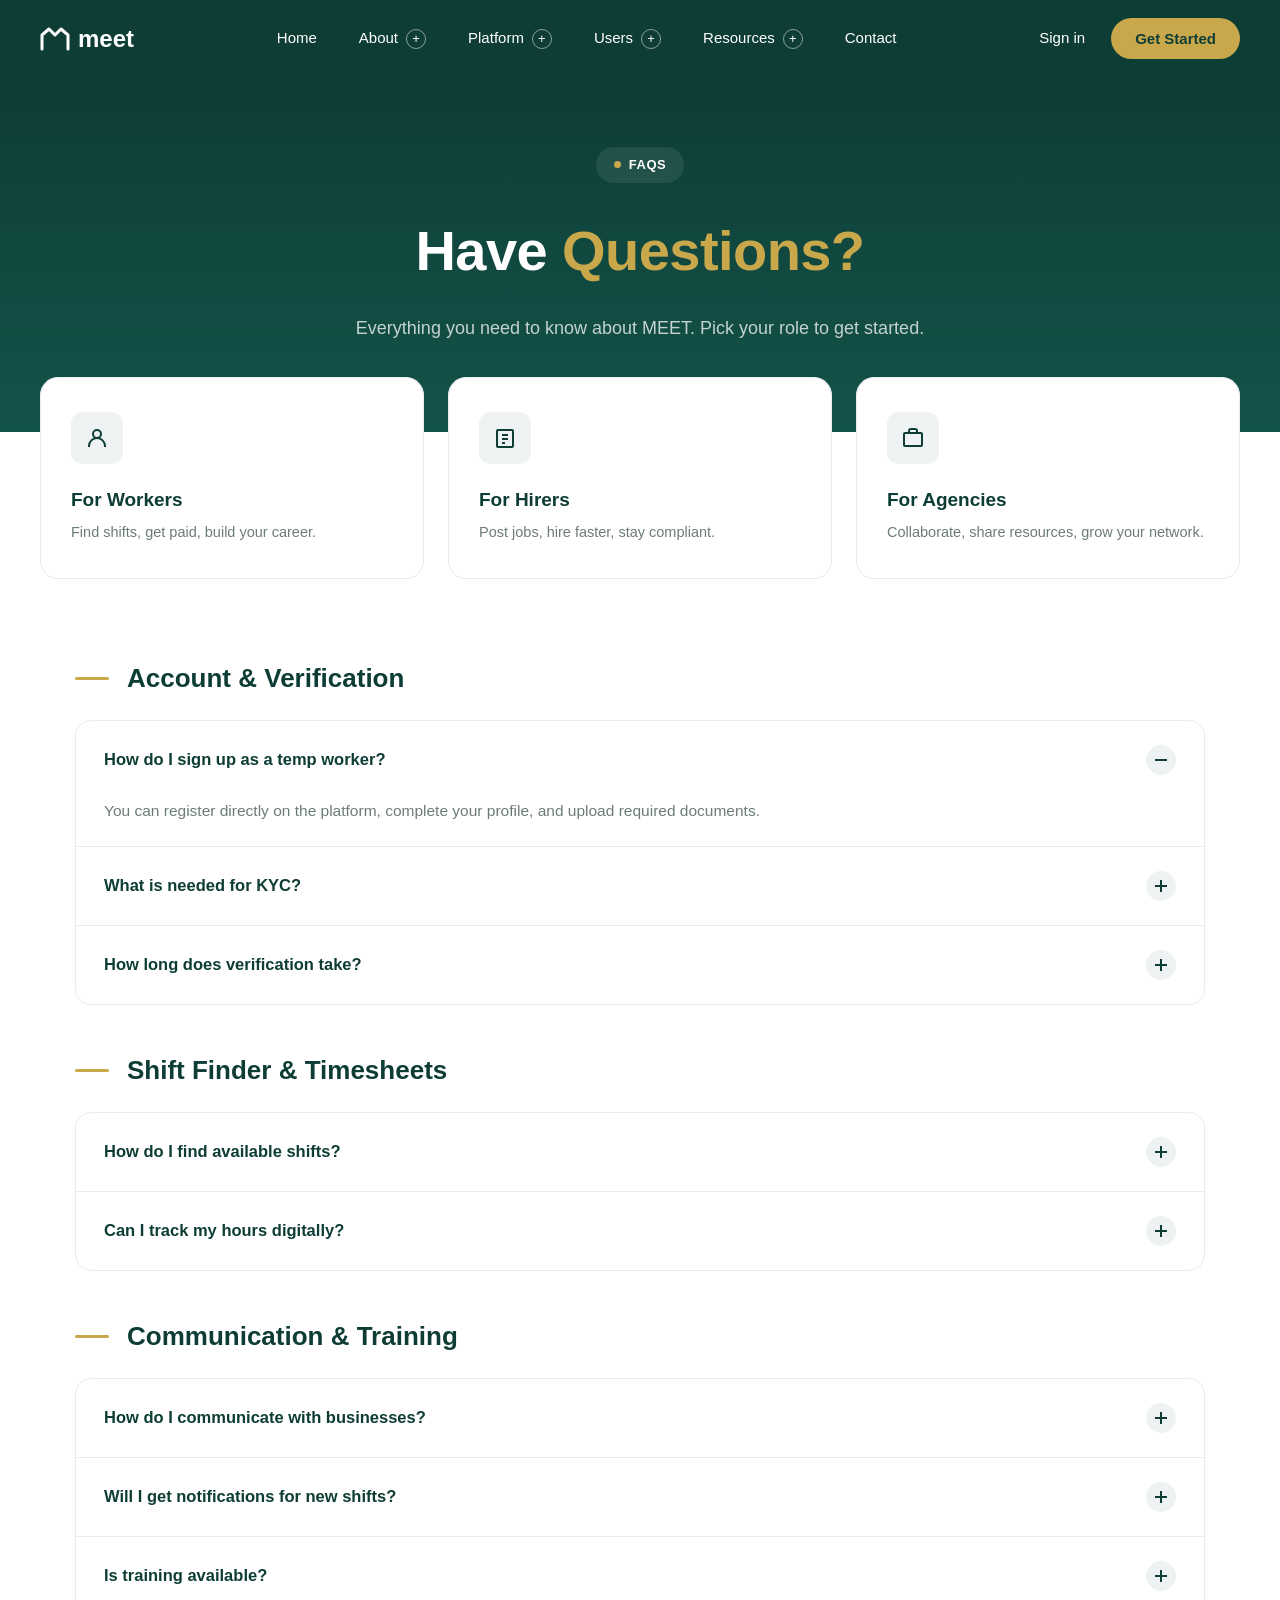
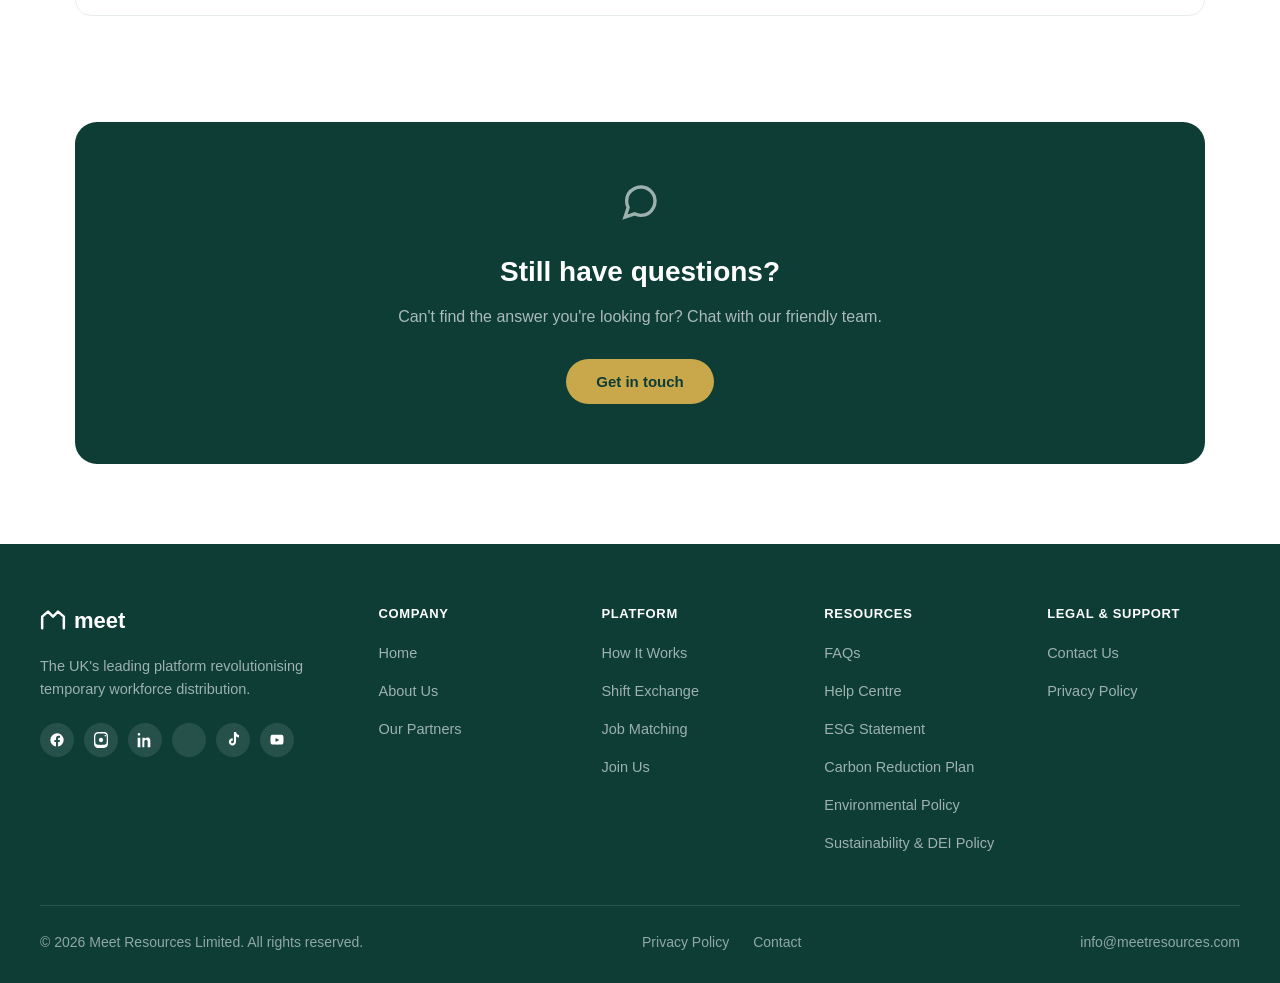
<file: faq.html>
<!DOCTYPE html>
<html lang="en">
<head>
<meta charset="UTF-8">
<meta name="viewport" content="width=device-width, initial-scale=1.0">
<title>FAQs — Meet Resources</title>
<style>
  :root {
    --teal-dark: #0d3d35;
    --teal-mid: #14534a;
    --gold: #c9a84c;
    --text-dark: #0d3d35;
    --text-muted: #6b7c79;
    --bg-light: #f7fbfb;
    --card-border: #e7edec;
  }

  * { margin: 0; padding: 0; box-sizing: border-box; }

  body {
    font-family: 'Segoe UI', Arial, Helvetica, sans-serif;
    color: var(--text-dark);
    background: #fff;
    line-height: 1.5;
    overflow-x: hidden;
  }

  a { text-decoration: none; color: inherit; }
  img, svg { max-width: 100%; }

  /* ===== HEADER / NAV ===== */
  header {
    background: var(--teal-dark);
    position: sticky;
    top: 0;
    z-index: 100;
  }

  .nav-wrap {
    max-width: 1400px;
    margin: 0 auto;
    display: flex;
    align-items: center;
    justify-content: space-between;
    padding: 18px 40px;
    position: relative;
  }

  .logo {
    display: flex;
    align-items: center;
    gap: 8px;
    font-size: 24px;
    font-weight: 700;
    color: #fff;
    flex-shrink: 0;
  }

  .logo svg { display: block; }

  .nav-links {
    display: flex;
    align-items: center;
    gap: 34px;
    list-style: none;
  }

  .nav-item {
    position: relative;
  }

  .nav-link {
    display: flex;
    align-items: center;
    gap: 8px;
    color: #fff;
    font-size: 15px;
    font-weight: 500;
    cursor: pointer;
    padding: 8px 4px;
    background: none;
    border: none;
    font-family: inherit;
  }

  .nav-toggle-icon {
    width: 20px;
    height: 20px;
    border-radius: 50%;
    border: 1.5px solid rgba(255,255,255,0.5);
    display: flex;
    align-items: center;
    justify-content: center;
    font-size: 13px;
    line-height: 1;
    transition: background 0.25s ease, border-color 0.25s ease;
    flex-shrink: 0;
  }

  .nav-item.open .nav-link,
  .nav-item:hover .nav-link {
    background: rgba(255,255,255,0.08);
    border-radius: 8px 8px 0 0;
  }

  .nav-item.open .nav-toggle-icon,
  .nav-item:hover .nav-toggle-icon {
    background: rgba(255,255,255,0.15);
  }

  .nav-right {
    display: flex;
    align-items: center;
    gap: 26px;
    flex-shrink: 0;
  }

  .signin-link {
    color: #fff;
    font-size: 15px;
    font-weight: 500;
    white-space: nowrap;
  }

  .btn-getstarted {
    background: var(--gold);
    color: var(--teal-dark);
    font-weight: 700;
    font-size: 15px;
    padding: 12px 24px;
    border-radius: 30px;
    border: none;
    cursor: pointer;
    transition: filter 0.2s ease, transform 0.2s ease;
    white-space: nowrap;
  }

  .btn-getstarted:hover {
    filter: brightness(1.06);
    transform: translateY(-1px);
  }

  /* Invisible bridge so hover doesn't drop when moving from trigger to panel */
  .nav-item::after {
    content: "";
    position: absolute;
    top: 100%;
    left: 50%;
    transform: translateX(-50%);
    width: 320px;
    height: 18px;
  }

  /* Dropdown panel */
  .dropdown-panel {
    position: absolute;
    top: calc(100% + 14px);
    left: 50%;
    transform: translateX(-50%) translateY(-8px);
    background: #fff;
    border-radius: 14px;
    box-shadow: 0 18px 40px rgba(0,0,0,0.18);
    width: 300px;
    max-width: 90vw;
    padding: 10px 0;
    opacity: 0;
    pointer-events: none;
    visibility: hidden;
    transition: opacity 0.22s ease, transform 0.22s ease, visibility 0.22s ease;
    z-index: 50;
  }

  .dropdown-panel::before {
    content: "";
    position: absolute;
    top: -7px;
    left: 50%;
    transform: translateX(-50%) rotate(45deg);
    width: 14px;
    height: 14px;
    background: #fff;
    border-radius: 2px;
  }

  .nav-item.open .dropdown-panel,
  .nav-item:hover .dropdown-panel {
    opacity: 1;
    pointer-events: auto;
    visibility: visible;
    transform: translateX(-50%) translateY(0);
  }

  .dropdown-item {
    display: flex;
    align-items: flex-start;
    gap: 14px;
    padding: 14px 22px;
    transition: background 0.15s ease;
  }

  .dropdown-item:hover {
    background: #f6f8f8;
  }

  .dropdown-number {
    flex-shrink: 0;
    width: 26px;
    height: 26px;
    border-radius: 50%;
    background: #eef2f2;
    color: var(--teal-dark);
    font-size: 12px;
    font-weight: 700;
    display: flex;
    align-items: center;
    justify-content: center;
  }

  .dropdown-title {
    font-size: 15px;
    font-weight: 700;
    color: var(--text-dark);
    margin-bottom: 2px;
  }

  .dropdown-desc {
    font-size: 13px;
    color: var(--text-muted);
    line-height: 1.4;
  }

  /* Hamburger */
  .hamburger {
    display: none;
    flex-direction: column;
    gap: 5px;
    background: none;
    border: none;
    cursor: pointer;
    padding: 4px;
  }
  .hamburger span {
    display: block;
    width: 22px;
    height: 2px;
    background: #fff;
    border-radius: 2px;
    transition: all 0.3s ease;
  }
  .hamburger.open span:nth-child(1) { transform: translateY(7px) rotate(45deg); }
  .hamburger.open span:nth-child(2) { opacity: 0; }
  .hamburger.open span:nth-child(3) { transform: translateY(-7px) rotate(-45deg); }

  @keyframes navSlideDown {
    from { opacity: 0; transform: translateY(-8px); }
    to   { opacity: 1; transform: translateY(0); }
  }

  /* ===== HERO ===== */
  .hero {
    background: linear-gradient(180deg, var(--teal-dark) 0%, var(--teal-mid) 100%);
    text-align: center;
    padding: 70px 24px 90px;
    position: relative;
  }

  .hero-badge {
    display: inline-flex;
    align-items: center;
    gap: 8px;
    background: rgba(255,255,255,0.08);
    color: #fff;
    font-size: 13px;
    font-weight: 700;
    letter-spacing: 0.04em;
    padding: 8px 18px;
    border-radius: 30px;
    margin-bottom: 26px;
  }

  .hero-badge .dot {
    width: 7px;
    height: 7px;
    border-radius: 50%;
    background: var(--gold);
  }

  .hero h1 {
    color: #fff;
    font-size: clamp(32px, 5.5vw, 56px);
    font-weight: 800;
    margin-bottom: 22px;
    letter-spacing: -0.01em;
  }

  .hero h1 span {
    color: var(--gold);
  }

  .hero p {
    color: rgba(255,255,255,0.75);
    font-size: 18px;
    max-width: 600px;
    margin: 0 auto;
  }

  /* Role cards */
  .role-cards {
    max-width: 1300px;
    margin: -55px auto 0;
    padding: 0 40px 70px;
    display: grid;
    grid-template-columns: repeat(3, 1fr);
    gap: 24px;
    position: relative;
    z-index: 10;
  }

  .role-card {
    background: #fff;
    border: 1px solid var(--card-border);
    border-radius: 18px;
    padding: 34px 30px;
    cursor: pointer;
    transition: transform 0.25s ease, box-shadow 0.25s ease, background 0.25s ease, border-color 0.25s ease;
  }

  .role-card:hover {
    transform: translateY(-4px);
    box-shadow: 0 16px 32px rgba(13,61,53,0.1);
    background: var(--teal-dark);
    border-color: var(--teal-dark);
  }

  .role-icon {
    width: 52px;
    height: 52px;
    border-radius: 12px;
    background: #eef2f2;
    display: flex;
    align-items: center;
    justify-content: center;
    margin-bottom: 22px;
    transition: background 0.25s ease;
  }

  .role-card:hover .role-icon {
    background: var(--gold);
  }

  .role-icon svg { width: 24px; height: 24px; }

  .role-card:hover .role-icon-svg {
    stroke: #fff;
  }

  .role-card h3 {
    font-size: 19px;
    font-weight: 700;
    margin-bottom: 8px;
    color: var(--text-dark);
    transition: color 0.25s ease;
  }

  .role-card:hover h3 { color: #fff; }

  .role-card p {
    font-size: 14.5px;
    color: var(--text-muted);
    transition: color 0.25s ease;
  }

  .role-card:hover p { color: rgba(255,255,255,0.65); }

  /* ===== FAQ SECTIONS ===== */
  .faq-main {
    max-width: 1210px;
    margin: 0 auto;
    padding: 10px 40px 60px;
  }

  .faq-category {
    margin-bottom: 46px;
  }

  .faq-category-title {
    display: flex;
    align-items: center;
    gap: 18px;
    font-size: 26px;
    font-weight: 800;
    color: var(--teal-dark);
    margin-bottom: 22px;
  }

  .faq-category-title .bar {
    width: 34px;
    height: 3px;
    background: var(--gold);
    border-radius: 2px;
    flex-shrink: 0;
  }

  .faq-card {
    background: #fff;
    border: 1px solid var(--card-border);
    border-radius: 16px;
    overflow: hidden;
  }

  .faq-item {
    border-bottom: 1px solid var(--card-border);
  }

  .faq-item:last-child {
    border-bottom: none;
  }

  .faq-question {
    width: 100%;
    display: flex;
    align-items: center;
    justify-content: space-between;
    gap: 20px;
    padding: 24px 28px;
    background: none;
    border: none;
    cursor: pointer;
    text-align: left;
    font-family: inherit;
  }

  .faq-question span {
    font-size: 16.5px;
    font-weight: 700;
    color: var(--text-dark);
  }

  .faq-toggle {
    flex-shrink: 0;
    width: 30px;
    height: 30px;
    border-radius: 50%;
    background: #eef2f2;
    display: flex;
    align-items: center;
    justify-content: center;
    position: relative;
    transition: background 0.2s ease;
  }

  .faq-toggle::before,
  .faq-toggle::after {
    content: "";
    position: absolute;
    background: var(--teal-dark);
    transition: transform 0.3s ease;
  }

  .faq-toggle::before {
    width: 12px;
    height: 2px;
  }

  .faq-toggle::after {
    width: 2px;
    height: 12px;
  }

  .faq-item.open .faq-toggle::after {
    transform: scaleY(0);
  }

  .faq-answer-wrap {
    max-height: 0;
    overflow: hidden;
    transition: max-height 0.35s ease;
  }

  .faq-answer {
    padding: 0 28px 24px;
    font-size: 15.5px;
    color: var(--text-muted);
  }

  /* ===== CTA BANNER ===== */
  .cta-banner-wrap {
    max-width: 1210px;
    margin: 0 auto;
    padding: 0 40px 80px;
  }

  .cta-banner {
    background: var(--teal-dark);
    border-radius: 22px;
    text-align: center;
    padding: 60px 40px;
  }

  .cta-banner svg {
    margin-bottom: 22px;
  }

  .cta-banner h2 {
    color: #fff;
    font-size: 28px;
    font-weight: 800;
    margin-bottom: 12px;
  }

  .cta-banner p {
    color: rgba(255,255,255,0.65);
    font-size: 16px;
    margin-bottom: 30px;
  }

  .btn-touch {
    background: var(--gold);
    color: var(--teal-dark);
    font-weight: 700;
    font-size: 15px;
    padding: 14px 30px;
    border-radius: 30px;
    border: none;
    cursor: pointer;
    transition: filter 0.2s ease, transform 0.2s ease;
  }

  .btn-touch:hover {
    filter: brightness(1.06);
    transform: translateY(-1px);
  }

  /* ===== FOOTER ===== */
  footer {
    background: var(--teal-dark);
    padding: 60px 40px 30px;
  }

  .footer-grid {
    max-width: 1400px;
    margin: 0 auto;
    display: grid;
    grid-template-columns: 1.6fr 1fr 1fr 1fr 1fr;
    gap: 30px;
  }

  .footer-logo {
    display: flex;
    align-items: center;
    gap: 8px;
    font-size: 22px;
    font-weight: 700;
    color: #fff;
    margin-bottom: 18px;
  }

  .footer-about {
    color: rgba(255,255,255,0.6);
    font-size: 14.5px;
    line-height: 1.6;
    margin-bottom: 22px;
    max-width: 280px;
  }

  .social-row {
    display: flex;
    flex-wrap: wrap;
    gap: 10px;
  }

  .social-icon {
    width: 34px;
    height: 34px;
    border-radius: 50%;
    background: rgba(255,255,255,0.1);
    display: flex;
    align-items: center;
    justify-content: center;
    transition: background 0.2s ease;
  }

  .social-icon:hover {
    background: var(--gold);
  }

  .social-icon svg { width: 16px; height: 16px; fill: #fff; }

  .footer-heading {
    color: #fff;
    font-size: 13px;
    font-weight: 800;
    letter-spacing: 0.05em;
    margin-bottom: 18px;
  }

  .footer-links {
    list-style: none;
    display: flex;
    flex-direction: column;
    gap: 14px;
  }

  .footer-links a {
    color: rgba(255,255,255,0.6);
    font-size: 14.5px;
    transition: color 0.2s ease;
  }

  .footer-links a:hover { color: #fff; }

  .footer-bottom {
    max-width: 1400px;
    margin: 50px auto 0;
    padding-top: 26px;
    border-top: 1px solid rgba(255,255,255,0.12);
    display: flex;
    align-items: center;
    justify-content: space-between;
    flex-wrap: wrap;
    gap: 14px;
  }

  .footer-bottom-text,
  .footer-bottom-links,
  .footer-bottom-email {
    color: rgba(255,255,255,0.55);
    font-size: 14px;
  }

  .footer-bottom-links {
    display: flex;
    gap: 24px;
  }

  .footer-bottom-links a:hover { color: #fff; }

  /* Back to top */
  .back-to-top {
    position: fixed;
    bottom: 28px;
    right: 28px;
    width: 50px;
    height: 50px;
    border-radius: 50%;
    background: var(--gold);
    display: flex;
    align-items: center;
    justify-content: center;
    cursor: pointer;
    box-shadow: 0 8px 20px rgba(0,0,0,0.2);
    transition: transform 0.2s ease, opacity 0.3s ease;
    opacity: 0;
    pointer-events: none;
    z-index: 200;
    border: none;
  }

  .back-to-top.visible {
    opacity: 1;
    pointer-events: auto;
  }

  .back-to-top:hover {
    transform: translateY(-3px);
  }

  /* ══════════ RESPONSIVE BREAKPOINTS ══════════ */

  @media (max-width: 1080px) {
    .role-cards { grid-template-columns: repeat(3, 1fr); gap: 18px; padding: 0 24px 60px; }
  }

  @media (max-width: 900px) {
    .nav-wrap { padding: 16px 24px; }

    .hamburger { display: flex; }

    .nav-links {
      display: none;
      flex-direction: column;
      align-items: flex-start;
      position: absolute;
      top: 100%;
      left: 0;
      right: 0;
      background: var(--teal-dark);
      padding: 16px 24px 24px;
      gap: 4px;
      border-top: 1px solid rgba(255,255,255,0.1);
      max-height: calc(100vh - 66px);
      overflow-y: auto;
      z-index: 90;
    }

    .nav-links.open {
      display: flex;
      animation: navSlideDown 0.25s ease;
    }

    .nav-links > li { width: 100%; }
    .nav-links > li > a.nav-link { width: 100%; padding: 12px 4px; }

    .nav-item::after { display: none; }
    .nav-item > .nav-link { justify-content: space-between; }

    .dropdown-panel {
      position: static;
      transform: none;
      width: 100%;
      max-width: 100%;
      box-shadow: none;
      border-radius: 0;
      max-height: 0;
      opacity: 1;
      visibility: visible;
      pointer-events: none;
      padding: 0;
      overflow: hidden;
      transition: max-height 0.25s ease, padding 0.25s ease;
    }
    .dropdown-panel::before { display: none; }

    .nav-item.open .dropdown-panel {
      max-height: 600px;
      padding: 6px 0 10px;
      pointer-events: auto;
    }

    .dropdown-item { padding: 10px 8px; }

    .nav-right { gap: 14px; }
    .nav-right .signin-link { display: none; }
    .btn-getstarted { padding: 10px 18px; font-size: 14px; }

    .hero { padding: 56px 24px 80px; }
    .hero p { font-size: 16px; }

    .role-cards { grid-template-columns: 1fr; margin-top: 24px; gap: 16px; }

    .faq-main { padding: 10px 24px 50px; }
    .faq-category-title { font-size: 22px; }

    .cta-banner-wrap { padding: 0 24px 60px; }
    .cta-banner { padding: 44px 26px; }

    footer { padding: 48px 24px 26px; }
    .footer-grid { grid-template-columns: 1fr 1fr; gap: 32px 24px; }
  }

  @media (max-width: 600px) {
    .hero { padding: 48px 20px 64px; }
    .hero-badge { font-size: 12px; padding: 7px 14px; }
    .role-cards { padding: 0 20px 50px; }
    .role-card { padding: 26px 22px; }
    .faq-main { padding: 8px 20px 40px; }
    .faq-question { padding: 20px 20px; }
    .faq-question span { font-size: 15px; }
    .faq-answer { padding: 0 20px 20px; font-size: 14.5px; }
    .cta-banner-wrap { padding: 0 20px 50px; }
    .cta-banner h2 { font-size: 24px; }
    .cta-banner p { font-size: 14.5px; }
    footer { padding: 40px 20px 22px; }
    .footer-grid { grid-template-columns: 1fr; gap: 28px; }
    .footer-bottom { flex-direction: column; align-items: flex-start; }
    .back-to-top { width: 44px; height: 44px; bottom: 18px; right: 18px; }
  }

  @media (max-width: 400px) {
    .logo { font-size: 20px; }
    .btn-getstarted { padding: 9px 14px; font-size: 13px; }
    .hero h1 { letter-spacing: -0.5px; }
  }
</style>
</head>
<body>

<header>
  <div class="nav-wrap">
    <a href="#" class="logo">
      <svg width="30" height="24" viewBox="0 0 30 24" fill="none">
        <path d="M2 22V8L9 2L15 8L21 2L28 8V22" stroke="white" stroke-width="3" stroke-linecap="round" stroke-linejoin="round"/>
      </svg>
      meet
    </a>

    <ul class="nav-links" id="navLinks">
      <li><a href="index.html" class="nav-link">Home</a></li>

      <li class="nav-item" data-dropdown="about">
        <a href="#" class="nav-link">About <span class="nav-toggle-icon">+</span></a>
        <div class="dropdown-panel">
          <div class="dropdown-item">
            <span class="dropdown-number">01</span>
            <div><div class="dropdown-title">About Us</div><a href="about us.html" class="dropdown-desc">Learn more about MEET Resources</a></div>
          </div>
          <div class="dropdown-item">
            <span class="dropdown-number">02</span>
            <div><div class="dropdown-title">Our Story</div><a href="#" class="dropdown-desc">How MEET came to life</a></div>
          </div>
          <div class="dropdown-item">
            <span class="dropdown-number">03</span>
            <div><div class="dropdown-title">Our Partners</div><a href="#">Trusted organisations we work with</a></div>
          </div>
        </div>
      </li>

      <li class="nav-item" data-dropdown="platform">
        <a href="" class="nav-link">Platform <span class="nav-toggle-icon">+</span></a>
        <div class="dropdown-panel">
          <div class="dropdown-item">
            <span class="dropdown-number">01</span>
            <div><div class="dropdown-title">How It Works</div><a href="#" class="dropdown-desc">Step-by-step platform guide</a></div>
          </div>
          <div class="dropdown-item">
            <span class="dropdown-number">02</span>
            <div><div class="dropdown-title">Shift/Staff Exchange</div><a href="" class="dropdown-desc">Exchange unutilised resources</a></div>
          </div>
          <div class="dropdown-item">
            <span class="dropdown-number">03</span>
            <div><div class="dropdown-title">Job Matching</div><a href="#" class="dropdown-desc">Find the perfect temporary match</a></div>
          </div>
          <div class="dropdown-item">
            <span class="dropdown-number">04</span>
            <div><div class="dropdown-title">Digital Timesheet</div><a href="" class="dropdown-desc">Track hours digitally</a></div>
          </div>
        </div>
      </li>

      <li class="nav-item" data-dropdown="users">
        <a href="" class="nav-link">Users <span class="nav-toggle-icon">+</span></a>
        <div class="dropdown-panel">
          <div class="dropdown-item">
            <span class="dropdown-number">01</span>
            <div><div class="dropdown-title">For Agencies</div><a href="" class="dropdown-desc">Share your excess workers with partner agencies</a></div>
          </div>
          <div class="dropdown-item">
            <span class="dropdown-number">02</span>
            <div><div class="dropdown-title">For Hirers</div><a href="" class="dropdown-desc">Post vacancies and find vetted temp workers</a></div>
          </div>
          <div class="dropdown-item">
            <span class="dropdown-number">03</span>
            <div><div class="dropdown-title">For Workers</div><a href="" class="dropdown-desc">Browse shifts and start earning today</a></div>
          </div>
          <div class="dropdown-item">
            <span class="dropdown-number">04</span>
            <div><div class="dropdown-title">Get Started</div><a href="" class="dropdown-desc">Create a free account today</a></div>
          </div>
        </div>
      </li>

      <li class="nav-item" data-dropdown="resources">
        <a href="" class="nav-link">Resources <span class="nav-toggle-icon">+</span></a>
        <div class="dropdown-panel">
          <div class="dropdown-item">
            <span class="dropdown-number">01</span>
            <div><div class="dropdown-title">FAQs</div><a href="#" class="dropdown-desc">Answers to common questions</a></div>
          </div>
          <div class="dropdown-item">
            <span class="dropdown-number">02</span>
            <div><div class="dropdown-title">Help Centre</div><a href="" class="dropdown-desc">Guides and support articles</a></div>
          </div>
          <div class="dropdown-item">
            <span class="dropdown-number">03</span>
            <div><div class="dropdown-title">Media</div><a href="" class="dropdown-desc">Event photos, videos, and promotional content</a></div>
          </div>
        </div>
      </li>

      <li><a href="#" class="nav-link">Contact</a></li>
    </ul>

    <div class="nav-right">
      <a href="#" class="signin-link">Sign in</a>
      <button class="btn-getstarted">Get Started</button>
      <button class="hamburger" id="hamburger" aria-label="Menu">
        <span></span><span></span><span></span>
      </button>
    </div>
  </div>
</header>

<section class="hero">
  <div class="hero-badge"><span class="dot"></span>FAQS</div>
  <h1>Have <span>Questions?</span></h1>
  <p>Everything you need to know about MEET. Pick your role to get started.</p>
</section>

<div class="role-cards">
  <div class="role-card" data-role="workers">
    <div class="role-icon">
      <svg class="role-icon-svg" viewBox="0 0 24 24" fill="none" stroke="#0d3d35" stroke-width="2"><circle cx="12" cy="8" r="4"/><path d="M4 21v-1a8 8 0 0116 0v1"/></svg>
    </div>
    <h3>For Workers</h3>
    <p>Find shifts, get paid, build your career.</p>
  </div>

  <div class="role-card" data-role="hirers">
    <div class="role-icon">
      <svg class="role-icon-svg" viewBox="0 0 24 24" fill="none" stroke="#0d3d35" stroke-width="2"><rect x="4" y="4" width="16" height="17" rx="1"/><path d="M9 9h6M9 13h6M9 17h3"/></svg>
    </div>
    <h3>For Hirers</h3>
    <p>Post jobs, hire faster, stay compliant.</p>
  </div>

  <div class="role-card" data-role="agencies">
    <div class="role-icon">
      <svg class="role-icon-svg" viewBox="0 0 24 24" fill="none" stroke="#0d3d35" stroke-width="2"><rect x="3" y="7" width="18" height="13" rx="1"/><path d="M8 7V5a2 2 0 012-2h4a2 2 0 012 2v2"/></svg>
    </div>
    <h3>For Agencies</h3>
    <p>Collaborate, share resources, grow your network.</p>
  </div>
</div>

<main class="faq-main">

  <div class="faq-category">
    <h2 class="faq-category-title"><span class="bar"></span>Account &amp; Verification</h2>
    <div class="faq-card">
      <div class="faq-item open">
        <button class="faq-question">
          <span>How do I sign up as a temp worker?</span>
          <span class="faq-toggle"></span>
        </button>
        <div class="faq-answer-wrap">
          <div class="faq-answer">You can register directly on the platform, complete your profile, and upload required documents.</div>
        </div>
      </div>
      <div class="faq-item">
        <button class="faq-question">
          <span>What is needed for KYC?</span>
          <span class="faq-toggle"></span>
        </button>
        <div class="faq-answer-wrap">
          <div class="faq-answer">Right to Work (RTW) check, DBS certificate check, and qualification verification.</div>
        </div>
      </div>
      <div class="faq-item">
        <button class="faq-question">
          <span>How long does verification take?</span>
          <span class="faq-toggle"></span>
        </button>
        <div class="faq-answer-wrap">
          <div class="faq-answer">Typically 2 weeks once all documents are submitted.</div>
        </div>
      </div>
    </div>
  </div>

  <div class="faq-category">
    <h2 class="faq-category-title"><span class="bar"></span>Shift Finder &amp; Timesheets</h2>
    <div class="faq-card">
      <div class="faq-item">
        <button class="faq-question">
          <span>How do I find available shifts?</span>
          <span class="faq-toggle"></span>
        </button>
        <div class="faq-answer-wrap">
          <div class="faq-answer">Use the Shift Finder to browse jobs by location, skill, or availability.</div>
        </div>
      </div>
      <div class="faq-item">
        <button class="faq-question">
          <span>Can I track my hours digitally?</span>
          <span class="faq-toggle"></span>
        </button>
        <div class="faq-answer-wrap">
          <div class="faq-answer">Yes, the Digital Timesheet allows you to log your hours and submit them for payroll.</div>
        </div>
      </div>
    </div>
  </div>

  <div class="faq-category">
    <h2 class="faq-category-title"><span class="bar"></span>Communication &amp; Training</h2>
    <div class="faq-card">
      <div class="faq-item">
        <button class="faq-question">
          <span>How do I communicate with businesses?</span>
          <span class="faq-toggle"></span>
        </button>
        <div class="faq-answer-wrap">
          <div class="faq-answer">Through the Message Center, where you can chat directly with hirers.</div>
        </div>
      </div>
      <div class="faq-item">
        <button class="faq-question">
          <span>Will I get notifications for new shifts?</span>
          <span class="faq-toggle"></span>
        </button>
        <div class="faq-answer-wrap">
          <div class="faq-answer">Yes, you will receive real-time alerts for job postings and updates.</div>
        </div>
      </div>
      <div class="faq-item">
        <button class="faq-question">
          <span>Is training available?</span>
          <span class="faq-toggle"></span>
        </button>
        <div class="faq-answer-wrap">
          <div class="faq-answer">Yes, the Integrated LMS system offers CPD-accredited courses to upskill.</div>
        </div>
      </div>
    </div>
  </div>

</main>

<div class="cta-banner-wrap">
  <div class="cta-banner">
    <svg width="40" height="40" viewBox="0 0 24 24" fill="none" stroke="rgba(255,255,255,0.6)" stroke-width="2"><path d="M21 11.5a8.38 8.38 0 01-.9 3.8 8.5 8.5 0 01-7.6 4.7 8.38 8.38 0 01-3.8-.9L3 21l1.9-5.7a8.38 8.38 0 01-.9-3.8 8.5 8.5 0 014.7-7.6 8.38 8.38 0 013.8-.9h.5a8.48 8.48 0 018 8v.5z"/></svg>
    <h2>Still have questions?</h2>
    <p>Can't find the answer you're looking for? Chat with our friendly team.</p>
    <button class="btn-touch">Get in touch</button>
  </div>
</div>

<footer>
  <div class="footer-grid">
    <div>
      <div class="footer-logo">
        <svg width="26" height="20" viewBox="0 0 30 24" fill="none">
          <path d="M2 22V8L9 2L15 8L21 2L28 8V22" stroke="white" stroke-width="3" stroke-linecap="round" stroke-linejoin="round"/>
        </svg>
        meet
      </div>
      <p class="footer-about">The UK's leading platform revolutionising temporary workforce distribution.</p>
      <div class="social-row">
        <a href="#" class="social-icon"><svg viewBox="0 0 24 24"><path d="M22 12a10 10 0 10-11.5 9.9v-7H8v-2.9h2.5V9.7c0-2.5 1.5-3.9 3.8-3.9 1.1 0 2.2.2 2.2.2v2.5h-1.3c-1.2 0-1.6.8-1.6 1.6v2h2.8L16 14.9h-2.4V21.9A10 10 0 0022 12z"/></svg></a>
        <a href="#" class="social-icon"><svg viewBox="0 0 24 24"><path d="M12 2.2c2.7 0 3 0 4 .1 1 0 1.6.2 2 .4.5.2.9.4 1.3.8.4.4.6.8.8 1.3.2.4.4 1 .4 2 .1 1 .1 1.3.1 4s0 3-.1 4c0 1-.2 1.6-.4 2-.2.5-.4.9-.8 1.3-.4.4-.8.6-1.3.8-.4.2-1 .4-2 .4-1 .1-1.3.1-4 .1s-3 0-4-.1c-1 0-1.6-.2-2-.4-.5-.2-.9-.4-1.3-.8-.4-.4-.6-.8-.8-1.3-.2-.4-.4-1-.4-2-.1-1-.1-1.3-.1-4s0-3 .1-4c0-1 .2-1.6.4-2 .2-.5.4-.9.8-1.3.4-.4.8-.6 1.3-.8.4-.2 1-.4 2-.4 1-.1 1.3-.1 4-.1zM12 0C9.3 0 9 0 7.9.1c-1.2 0-2 .2-2.7.5-.7.3-1.4.7-1.9 1.2-.5.5-.9 1.2-1.2 1.9-.3.7-.5 1.5-.5 2.7C1.5 7.4 1.5 7.7 1.5 12s0 4.6.1 5.7c0 1.2.2 2 .5 2.7.3.7.7 1.4 1.2 1.9.5.5 1.2.9 1.9 1.2.7.3 1.5.5 2.7.5C9 24 9.3 24 12 24s3 0 4.1-.1c1.2 0 2-.2 2.7-.5.7-.3 1.4-.7 1.9-1.2.5-.5.9-1.2 1.2-1.9.3-.7.5-1.5.5-2.7.1-1.1.1-1.4.1-5.7s0-4.6-.1-5.7c0-1.2-.2-2-.5-2.7-.3-.7-.7-1.4-1.2-1.9-.5-.5-1.2-.9-1.9-1.2-.7-.3-1.5-.5-2.7-.5C15 0 14.7 0 12 0z"/><circle cx="12" cy="12" r="3.2"/><circle cx="18.4" cy="5.6" r="1.2"/></svg></a>
        <a href="#" class="social-icon"><svg viewBox="0 0 24 24"><path d="M4.98 3.5C4.98 4.6 4.1 5.5 3 5.5S1 4.6 1 3.5 1.9 1.5 3 1.5s1.98.9 1.98 2zM1 8.5h4V23H1V8.5zm7 0h3.8v2c.5-1 1.8-2.2 3.7-2.2 4 0 4.5 2.6 4.5 6V23h-4v-7.3c0-1.7 0-4-2.4-4s-2.6 1.9-2.6 3.9V23H8V8.5z"/></svg></a>
        <a href="#" class="social-icon"><svg viewBox="0 0 24 24"><path d="M22.5 3.5l-19 19M3.5 3.5l19 19"/></svg></a>
        <a href="#" class="social-icon"><svg viewBox="0 0 24 24"><path d="M16.6 0c.4 2.5 2 4.3 4.4 4.6v3.6c-1.5 0-2.9-.5-4.4-1.4v7.6c0 4-3.2 6.6-6.7 5.7-2.4-.6-4.1-2.9-4.1-5.4 0-3 2.6-5.5 5.8-5.3v3.7c-1.3-.3-2.5.6-2.5 1.9 0 1.1.9 2 2 2s2.3-.7 2.3-2.6V0h3.2z"/></svg></a>
        <a href="#" class="social-icon"><svg viewBox="0 0 24 24"><path d="M21.6 7.2s-.2-1.5-.8-2.2c-.8-.8-1.7-.8-2.1-.9C15.8 4 12 4 12 4s-3.8 0-6.7.1c-.4 0-1.3.1-2.1.9-.6.7-.8 2.2-.8 2.2S2.2 9 2.2 10.7v1.6c0 1.7.2 3.5.2 3.5s.2 1.5.8 2.2c.8.8 1.9.8 2.4.9 1.7.1 6.4.1 6.4.1s3.8 0 6.7-.2c.4 0 1.3-.1 2.1-.9.6-.7.8-2.2.8-2.2s.2-1.7.2-3.5v-1.6c0-1.7-.2-3.5-.2-3.5zM9.8 14.9V8.9l5.6 3-5.6 3z"/></svg></a>
      </div>
    </div>

    <div>
      <div class="footer-heading">COMPANY</div>
      <ul class="footer-links">
        <li><a href="#">Home</a></li>
        <li><a href="#">About Us</a></li>
        <li><a href="#">Our Partners</a></li>
      </ul>
    </div>

    <div>
      <div class="footer-heading">PLATFORM</div>
      <ul class="footer-links">
        <li><a href="#">How It Works</a></li>
        <li><a href="#">Shift Exchange</a></li>
        <li><a href="#">Job Matching</a></li>
        <li><a href="#">Join Us</a></li>
      </ul>
    </div>

    <div>
      <div class="footer-heading">RESOURCES</div>
      <ul class="footer-links">
        <li><a href="faq.html">FAQs</a></li>
        <li><a href="#">Help Centre</a></li>
        <li><a href="#">ESG Statement</a></li>
        <li><a href="#">Carbon Reduction Plan</a></li>
        <li><a href="#">Environmental Policy</a></li>
        <li><a href="#">Sustainability &amp; DEI Policy</a></li>
      </ul>
    </div>

    <div>
      <div class="footer-heading">LEGAL &amp; SUPPORT</div>
      <ul class="footer-links">
        <li><a href="#">Contact Us</a></li>
        <li><a href="#">Privacy Policy</a></li>
      </ul>
    </div>
  </div>

  <div class="footer-bottom">
    <div class="footer-bottom-text">© 2026 Meet Resources Limited. All rights reserved.</div>
    <div class="footer-bottom-links">
      <a href="#">Privacy Policy</a>
      <a href="#">Contact</a>
    </div>
    <div class="footer-bottom-email">info@meetresources.com</div>
  </div>
</footer>

<button class="back-to-top" aria-label="Back to top">
  <svg width="18" height="18" viewBox="0 0 24 24" fill="none" stroke="#0d3d35" stroke-width="2.5"><path d="M12 19V5M5 12l7-7 7 7"/></svg>
</button>

<script>
  const navItems = document.querySelectorAll('.nav-item[data-dropdown]');
  const hamburger = document.getElementById('hamburger');
  const navLinks = document.getElementById('navLinks');

  function isMobile() {
    return window.innerWidth <= 900;
  }

  // ===== NAV DROPDOWNS =====
  navItems.forEach(item => {
    const icon = item.querySelector('.nav-toggle-icon');
    const trigger = item.querySelector('.nav-link');

    // Desktop: hover-triggered via CSS; JS just syncs the +/− icon
    item.addEventListener('mouseenter', () => {
      if (!isMobile()) icon.textContent = '−';
    });
    item.addEventListener('mouseleave', () => {
      if (!isMobile()) icon.textContent = '+';
    });

    // Mobile: click-to-toggle
    trigger.addEventListener('click', (e) => {
      if (isMobile()) {
        e.preventDefault();
        const wasOpen = item.classList.contains('open');

        navItems.forEach(other => {
          if (other !== item) {
            other.classList.remove('open');
            other.querySelector('.nav-toggle-icon').textContent = '+';
          }
        });

        item.classList.toggle('open', !wasOpen);
        icon.textContent = !wasOpen ? '−' : '+';
      }
    });
  });

  // ===== HAMBURGER MENU =====
  hamburger.addEventListener('click', () => {
    hamburger.classList.toggle('open');
    navLinks.classList.toggle('open');
  });

  // Close mobile menu when a plain (non-dropdown) link is clicked
  document.querySelectorAll('.nav-links > li > a.nav-link:not([href="#"])').forEach(link => {
    link.addEventListener('click', () => {
      if (isMobile()) {
        hamburger.classList.remove('open');
        navLinks.classList.remove('open');
      }
    });
  });

  // Close mobile menu on outside click
  document.addEventListener('click', (e) => {
    if (isMobile() &&
        navLinks.classList.contains('open') &&
        !navLinks.contains(e.target) &&
        !hamburger.contains(e.target)) {
      hamburger.classList.remove('open');
      navLinks.classList.remove('open');
    }
  });

  // Reset nav state when resizing past breakpoint
  window.addEventListener('resize', () => {
    if (!isMobile()) {
      hamburger.classList.remove('open');
      navLinks.classList.remove('open');
      navItems.forEach(item => {
        item.classList.remove('open');
        item.querySelector('.nav-toggle-icon').textContent = '+';
      });
    }
  });

  // ===== FAQ ACCORDION =====
  const faqItems = document.querySelectorAll('.faq-item');

  function setOpenHeight(item) {
    const wrap = item.querySelector('.faq-answer-wrap');
    wrap.style.maxHeight = wrap.scrollHeight + 'px';
  }

  // initialize already-open item (first one, matching screenshots)
  faqItems.forEach(item => {
    if (item.classList.contains('open')) {
      setOpenHeight(item);
    }
  });

  faqItems.forEach(item => {
    const question = item.querySelector('.faq-question');
    const wrap = item.querySelector('.faq-answer-wrap');

    question.addEventListener('click', () => {
      const isOpen = item.classList.contains('open');

      if (isOpen) {
        item.classList.remove('open');
        wrap.style.maxHeight = '0px';
      } else {
        item.classList.add('open');
        wrap.style.maxHeight = wrap.scrollHeight + 'px';
      }
    });
  });

  // recalc open heights on resize (text reflow)
  window.addEventListener('resize', () => {
    faqItems.forEach(item => {
      if (item.classList.contains('open')) {
        setOpenHeight(item);
      }
    });
  });

  // ===== BACK TO TOP =====
  const backToTop = document.querySelector('.back-to-top');

  window.addEventListener('scroll', () => {
    if (window.scrollY > 400) {
      backToTop.classList.add('visible');
    } else {
      backToTop.classList.remove('visible');
    }
  });

  backToTop.addEventListener('click', () => {
    window.scrollTo({ top: 0, behavior: 'smooth' });
  });
</script>

</body>
</html>
</file>
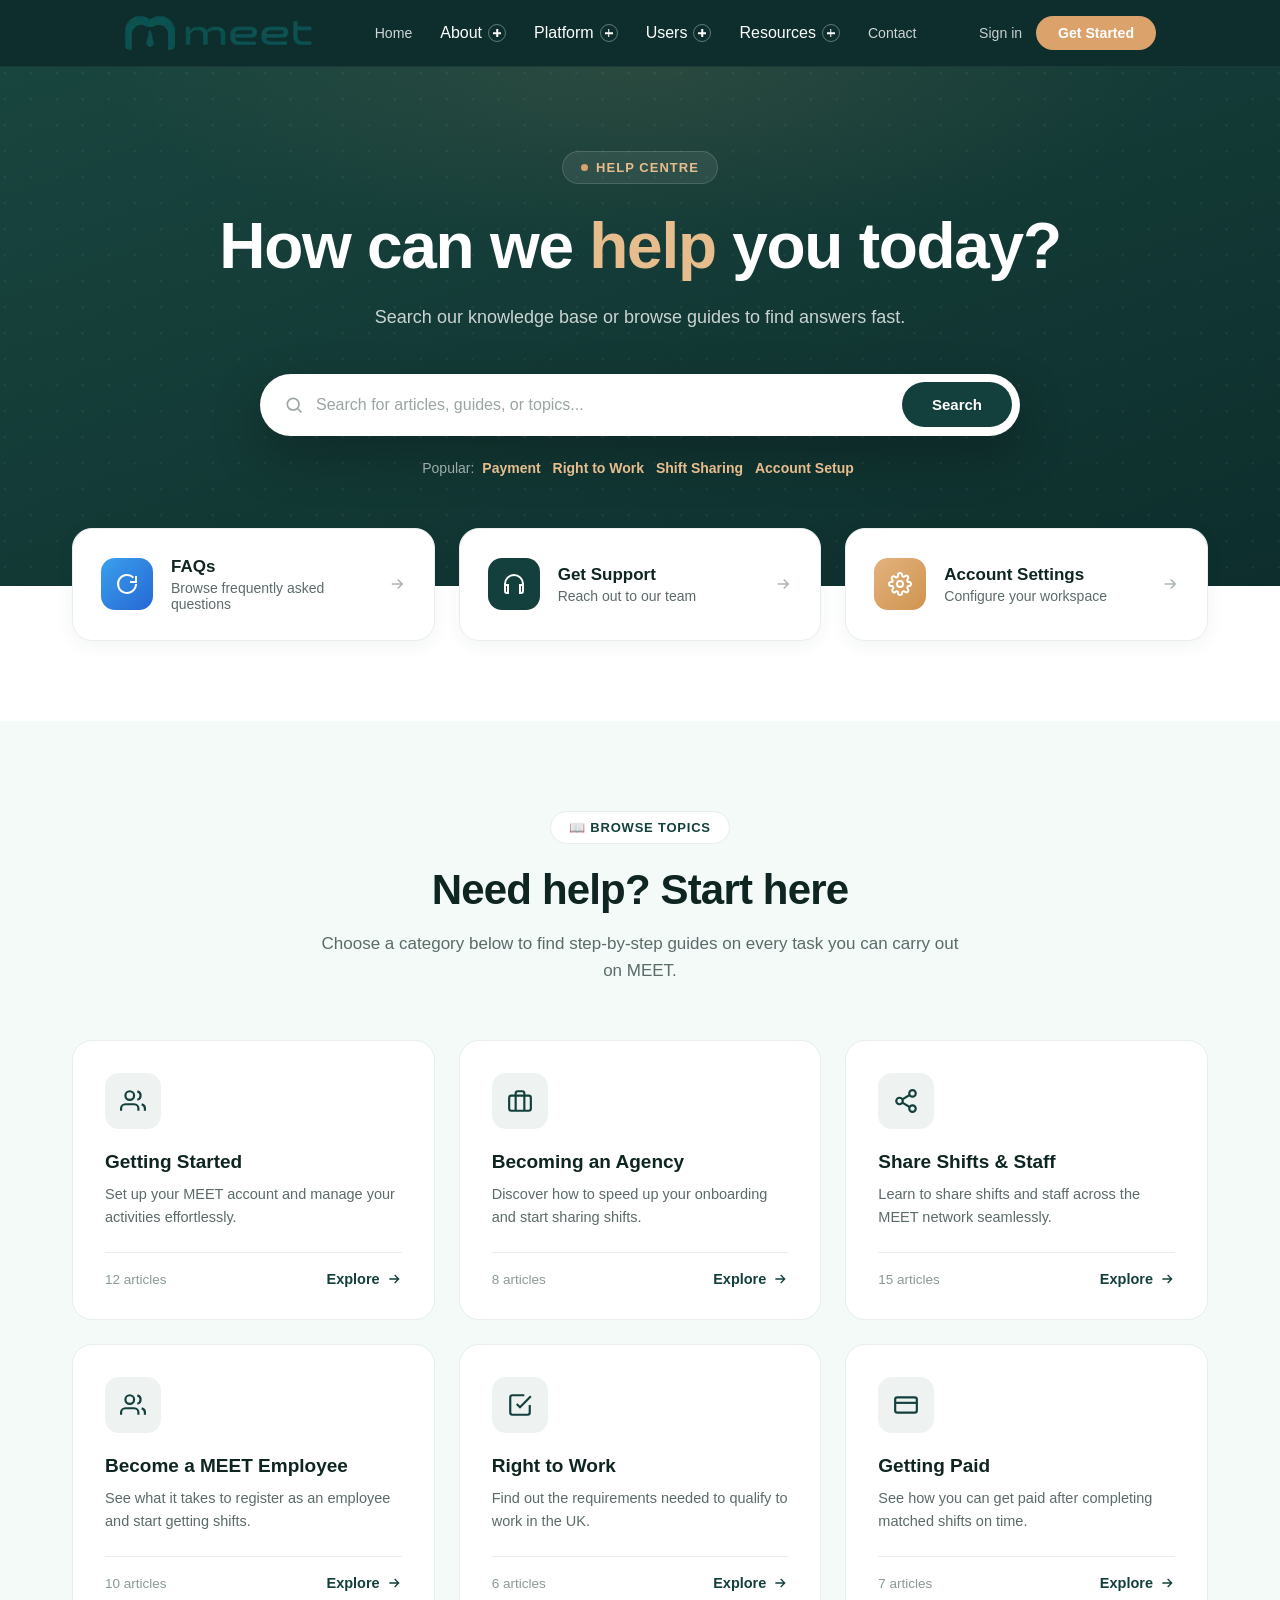
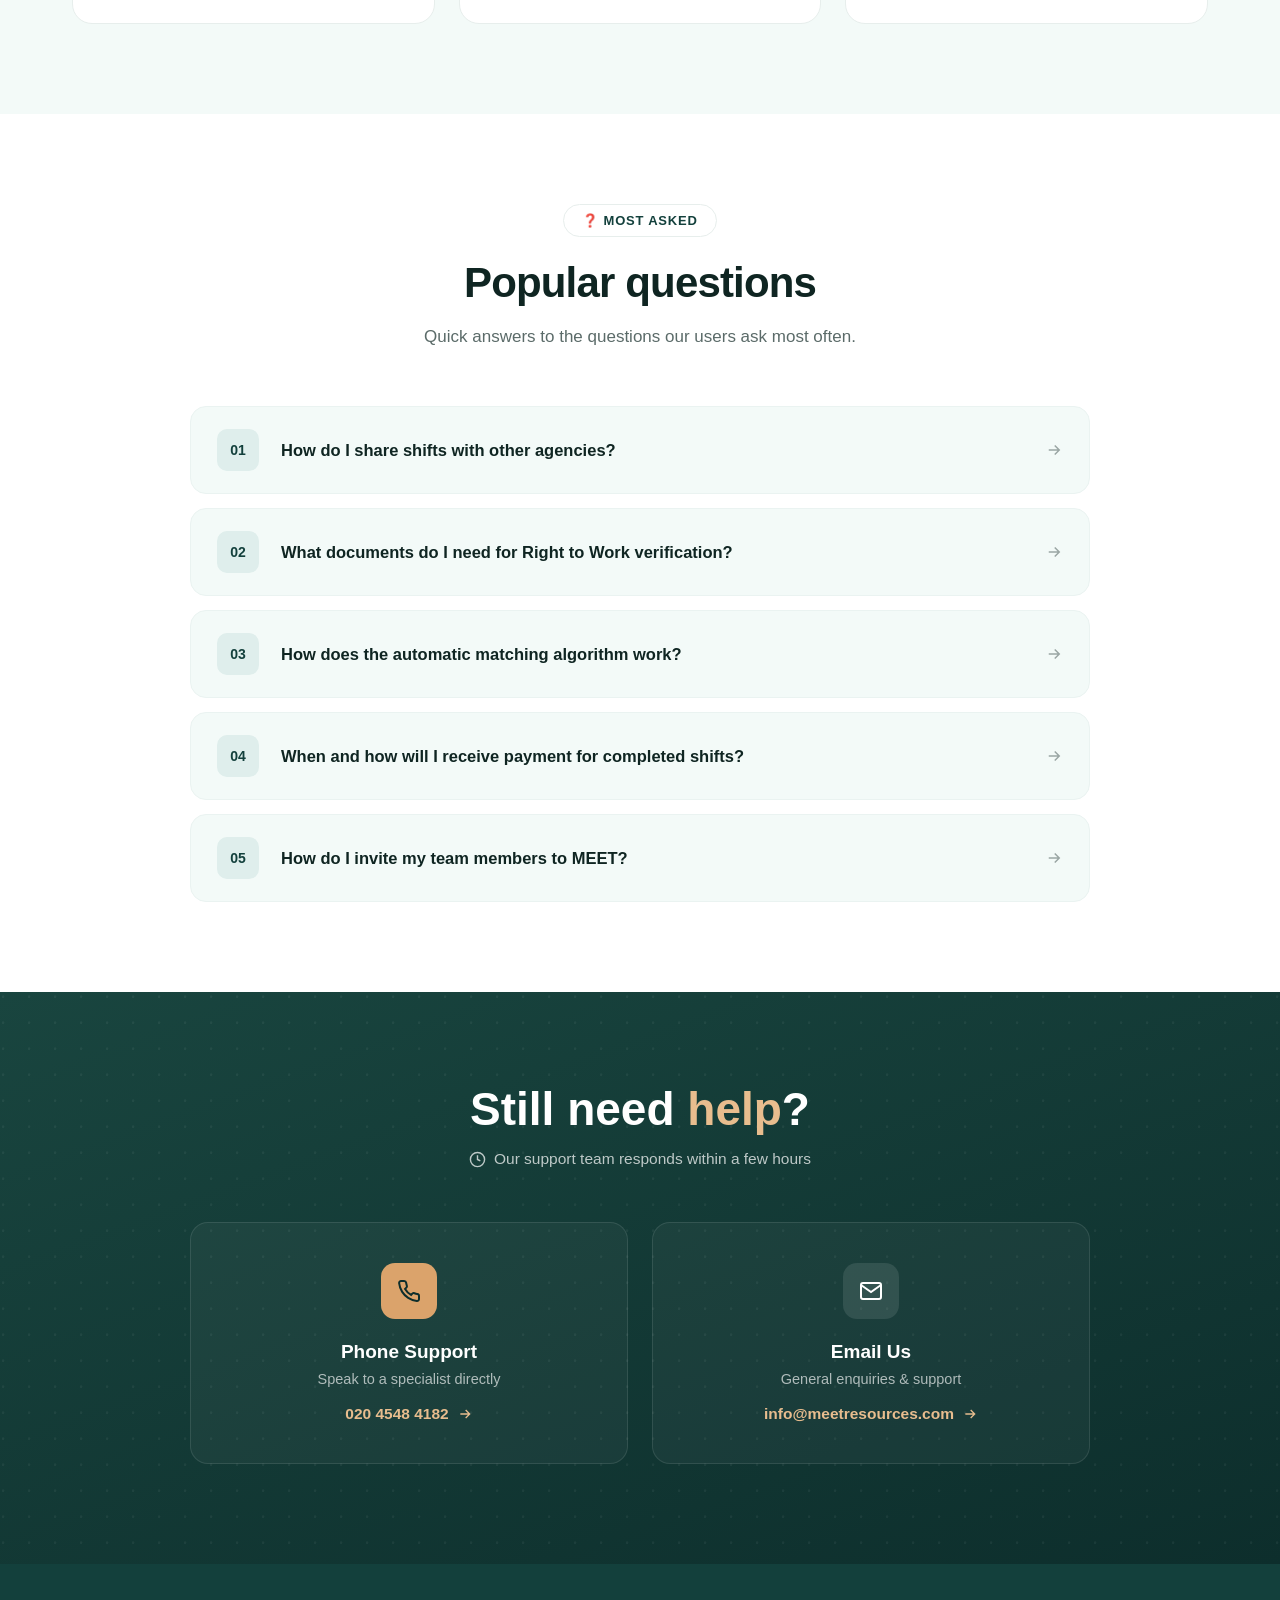
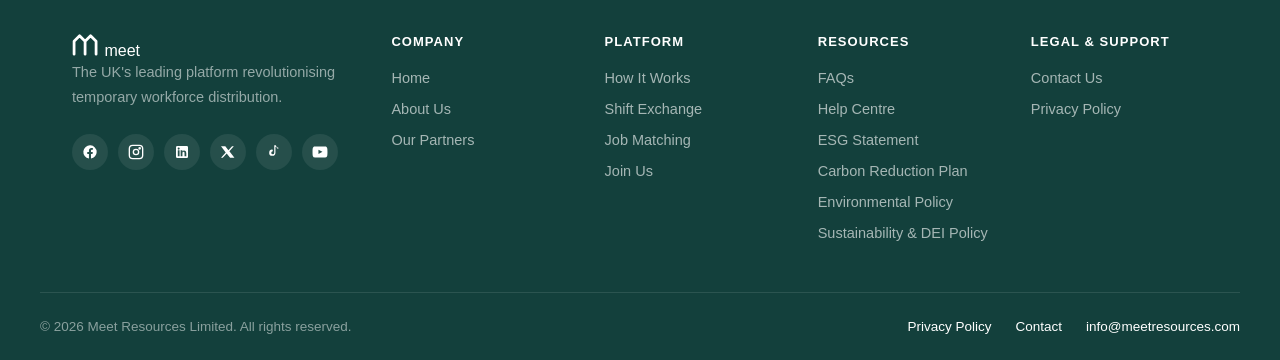
<file: help center.html>
<!DOCTYPE html>
<html lang="en">
<head>
<meta charset="UTF-8">
<meta name="viewport" content="width=device-width, initial-scale=1.0">
<title>Help Centre — MEET</title>
<style>
  :root{
    --teal-900:#0d2e2c;
    --teal-800:#13403c;
    --teal-700:#1a4d47;
    --teal-650:#19453f;
    --tealtext:#e8f3f1;
    --gold:#dba36b;
    --gold-light:#e8bd8e;
    --ink:#0f2522;
    --gray-600:#5b6b69;
    --gray-400:#8a9a97;
    --line:#e7eeec;
    --bg-soft:#f3faf8;
    --white:#ffffff;
    --radius-lg:20px;
    --radius-md:14px;
    --radius-sm:10px;
    --shadow-card:0 4px 18px rgba(13,46,44,0.06);
    --shadow-card-hover:0 16px 36px rgba(13,46,44,0.14);
    --ease:cubic-bezier(.22,.61,.36,1);
     --teal-dark: #0d3d35;
     
    
  --dark: #0d2e2c;
  --teal: #13403c;
  --gray: #5b6b69;
  --cream: #f3faf8;
  --bg-light: #f3faf8;
  --shadow-md: 0 10px 25px rgba(0,0,0,0.12);
  --trans: 0.3s ease;
}

  

  *{margin:0;padding:0;box-sizing:border-box;}
  html{scroll-behavior:smooth;}
  body{
    font-family:'Inter',-apple-system,BlinkMacSystemFont,'Segoe UI',Roboto,Helvetica,Arial,sans-serif;
    color:var(--ink);
    background:var(--white);
    -webkit-font-smoothing:antialiased;
    overflow-x:hidden;
  }
  img{display:block;max-width:100%;}
  a{color:inherit;text-decoration:none;}
  button{font-family:inherit;cursor:pointer;border:none;background:none;}
  ul{list-style:none;}

  .wrap{
    max-width:1200px;
    margin:0 auto;
    padding:0 32px;
  }

  /* ===================== HEADER ===================== */
   .navbar {
  position: sticky;
  top: 0;
  z-index: 200;
  background: var(--dark);
  border-bottom: 1px solid rgba(255,255,255,0.06);
  transition: box-shadow var(--trans);
}
.navbar.scrolled { box-shadow: 0 4px 20px rgba(0,0,0,0.3); }

.nav-inner {
  display: flex;
  align-items: center;
  justify-content: space-between;
  height: 66px;
  max-width: 1160px;
  margin: 0 auto;
  padding: 0 5%;
}

.nav-logo {
  display: flex;
  align-items: center;
  gap: 9px;
  font-family: 'Sora', sans-serif;
  font-weight: 700;
  font-size: 1.15rem;
  color: #fff;
}
.logo-img {
  height: 36px;
  width: auto;
  object-fit: contain;
  display: block;
}
.footer-logo-img {
  height: 40px;
}

.nav-links {
  display: flex;
  align-items: center;
  gap: 28px;
  color:  white;
}
.nav-links > a {
  color: rgba(255,255,255,0.80);
  font-size: 0.88rem;
  font-weight: 500;
  transition: color var(--trans);
  position: relative;
}
.nav-links > a::after {
  content: '';
  position: absolute;
  bottom: -3px;
  left: 0;
  width: 0;
  height: 2px;
  background: var(--gold);
  border-radius: 2px;
  transition: width var(--trans);
}
.nav-links > a:hover { color: #fff; }
.nav-links > a:hover::after { width: 100%; }

.nav-right {
  display: flex;
  align-items: center;
  gap: 14px;
}

/* ═══ NAV DROPDOWN ═══ */
.nav-item-dropdown {
  position: relative;
}
.nav-item-dropdown > a {
  display: flex;
  align-items: center;
  gap: 6px;
}
a{
  text-decoration: none;
  color: white;
}

/* Plus / Minus toggle circle */
.nav-plus {
  position: relative;
  width: 18px;
  height: 18px;
  border: 1px solid rgba(255,255,255,0.35);
  border-radius: 50%;
  flex-shrink: 0;
  transition: background var(--trans), border-color var(--trans);
}
.nav-plus::before,
.nav-plus::after {
  content: '';
  position: absolute;
  background: #fff;
  top: 50%;
  left: 50%;
  transition: transform var(--trans);
}
.nav-plus::before {
  width: 8px;
  height: 1.5px;
  transform: translate(-50%, -50%);
}
.nav-plus::after {
  width: 1.5px;
  height: 8px;
  transform: translate(-50%, -50%);
}

.nav-item-dropdown.active > a,
.nav-item-dropdown:hover > a {
  color: #fff;
}
.nav-item-dropdown.active > a .nav-plus,
.nav-item-dropdown:hover > a .nav-plus {
  background: rgba(255, 255, 255, 0.15);
}

/* Turn + into − on hover/active */
.nav-item-dropdown:hover .nav-plus::after,
.nav-item-dropdown.active .nav-plus::after {
  transform: translate(-50%, -50%) scaleY(0);
}

.nav-dropdown {
  position: absolute;
  top: calc(100% + 18px);
  left: 0;
  background: #fff;
  border-radius: var(--radius-md);
  box-shadow: var(--shadow-md);
  min-width: 320px;
  padding: 14px;
  opacity: 0;
  visibility: hidden;
  transform: translateY(10px);
  transition: opacity var(--trans), transform var(--trans), visibility var(--trans);
  z-index: 250;
}
.nav-dropdown::before {
  content: '';
  position: absolute;
  top: -7px;
  left: 28px;
  width: 14px;
  height: 14px;
  background: #fff;
  transform: rotate(45deg);
  border-radius: 3px;
}
.nav-item-dropdown:hover .nav-dropdown,
.nav-item-dropdown.active .nav-dropdown {
  opacity: 1;
  visibility: visible;
  transform: translateY(0);
}

.nav-dropdown-item {
  display: flex;
  align-items: flex-start;
  gap: 14px;
  padding: 12px;
  border-radius: var(--radius-sm);
  transition: background var(--trans);
}
.nav-dropdown-item:hover {
  background: var(--bg-light);
}
.nav-dropdown-num {
  flex-shrink: 0;
  width: 30px;
  height: 30px;
  border-radius: 50%;
  background: var(--cream);
  color: var(--teal);
  display: flex;
  align-items: center;
  justify-content: center;
  font-size: 0.78rem;
  font-weight: 700;
  font-family: 'Sora', sans-serif;
}
.nav-dropdown-text h4 {
  font-family: 'Sora', sans-serif;
  font-size: 0.95rem;
  font-weight: 700;
  color: var(--dark);
  margin-bottom: 4px;
}
.nav-dropdown-text p {
  font-size: 0.82rem;
  color: var(--gray);
  line-height: 1.5;
}

/* Mobile: dropdown becomes inline expandable */
@media (max-width: 900px) {
  .nav-dropdown {
    position: static;
    opacity: 1;
    visibility: visible;
    transform: none;
    box-shadow: none;
    min-width: 0;
    max-height: 0;
    overflow: hidden;
    padding: 0;
    transition: max-height var(--trans), padding var(--trans);
  }
  .nav-dropdown::before { display: none; }
  .nav-item-dropdown.active .nav-dropdown {
    max-height: 600px;
    padding: 10px 0 4px 0;
  }
  .nav-dropdown-text h4 { color: var(--dark); }
}

.btn-signin {
  color: rgba(255,255,255,0.78);
  font-size: 0.88rem;
  font-weight: 500;
  transition: color var(--trans);
  cursor: pointer;
  background: none;
  border: none;
}
.btn-signin:hover { color: #fff; }

.btn-get-started {
  background: var(--gold);
  color: #fff;
  padding: 9px 22px;
  border-radius: 50px;
  font-size: 0.88rem;
  font-weight: 600;
  transition: background var(--trans), transform var(--trans);
}
.btn-get-started:hover { background: var(--gold-light); transform: translateY(-1px); }

/* Hamburger */
.hamburger {
  display: none;
  flex-direction: column;
  gap: 5px;
  background: none;
  border: none;
  cursor: pointer;
  padding: 4px;
}
.hamburger span {
  display: block;
  width: 22px;
  height: 2px;
  background: #fff;
  border-radius: 2px;
  transition: all 0.3s ease;
}
.hamburger.open span:nth-child(1) { transform: translateY(7px) rotate(45deg); }
.hamburger.open span:nth-child(2) { opacity: 0; }
.hamburger.open span:nth-child(3) { transform: translateY(-7px) rotate(-45deg); }

/* Mobile menu */
.nav-links.open {
  display: flex;
  flex-direction: column;
  position: absolute;
  top: 66px;
  left: 0;
  right: 0;
  background: var(--dark);
  padding: 20px 5% 28px;
  gap: 18px;
  border-top: 1px solid rgba(255,255,255,0.1);
  animation: slideDown 0.3s ease;
  align-items: flex-start;
}

@keyframes slideDown {
  from { opacity: 0; transform: translateY(-8px); }
  to   { opacity: 1; transform: translateY(0); }
}


  /* ===================== HERO ===================== */
  .hero{
    position:relative;
    background:
      radial-gradient(circle at 18% 24%, rgba(255,255,255,0.05) 1px, transparent 1.6px) 0 0/26px 26px,
      linear-gradient(160deg, var(--teal-650) 0%, var(--teal-900) 100%);
    color:var(--white);
    text-align:center;
    padding:84px 32px 110px;
    overflow:hidden;
  }
  .hero::before{
    content:'';
    position:absolute;
    inset:0;
    background:radial-gradient(ellipse 60% 50% at 50% 0%, rgba(219,163,107,.10), transparent 70%);
    pointer-events:none;
  }
  .eyebrow{
    display:inline-flex;
    align-items:center;
    gap:8px;
    background:rgba(255,255,255,.08);
    border:1px solid rgba(255,255,255,.14);
    padding:8px 18px;
    border-radius:999px;
    font-size:13px;
    font-weight:700;
    letter-spacing:.08em;
    color:var(--gold-light);
    margin-bottom:28px;
    opacity:0;
    animation:fadeUp .6s var(--ease) .05s forwards;
  }
  .eyebrow .dot{
    width:7px;height:7px;border-radius:50%;
    background:var(--gold);
    box-shadow:0 0 0 0 rgba(219,163,107,.6);
    animation:pulseDot 2.2s infinite;
  }
  @keyframes pulseDot{
    0%{box-shadow:0 0 0 0 rgba(219,163,107,.5);}
    70%{box-shadow:0 0 0 7px rgba(219,163,107,0);}
    100%{box-shadow:0 0 0 0 rgba(219,163,107,0);}
  }
  .hero h1{
    font-size:clamp(36px,5.4vw,64px);
    font-weight:800;
    line-height:1.08;
    letter-spacing:-.02em;
    margin-bottom:22px;
    opacity:0;
    animation:fadeUp .65s var(--ease) .15s forwards;
  }
  .hero h1 .accent{color:var(--gold-light);}
  .hero p.lead{
    font-size:18px;
    color:rgba(255,255,255,.78);
    max-width:560px;
    margin:0 auto 42px;
    line-height:1.6;
    opacity:0;
    animation:fadeUp .65s var(--ease) .25s forwards;
  }
  @keyframes fadeUp{
    from{opacity:0;transform:translateY(16px);}
    to{opacity:1;transform:translateY(0);}
  }

  .search-box{
    max-width:760px;
    margin:0 auto;
    display:flex;
    align-items:center;
    background:var(--white);
    border-radius:999px;
    padding:8px 8px 8px 24px;
    box-shadow:0 20px 50px rgba(0,0,0,.25);
    opacity:0;
    animation:fadeUp .65s var(--ease) .35s forwards;
    transition:box-shadow .3s var(--ease), transform .3s var(--ease);
  }
  .search-box:hover{transform:translateY(-2px);}
  .search-box.focused{
    box-shadow:0 0 0 4px rgba(219,163,107,.3), 0 20px 50px rgba(0,0,0,.25);
  }
  .search-box svg.search-icon{flex-shrink:0;color:#9aa6a4;}
  .search-box input{
    flex:1;
    border:none;
    outline:none;
    font-size:16px;
    padding:14px 12px;
    color:var(--ink);
    background:transparent;
    font-family:inherit;
  }
  .search-box input::placeholder{color:#9aa6a4;}
  .search-btn{
    background:var(--teal-800);
    color:var(--white);
    font-weight:700;
    font-size:15px;
    padding:14px 30px;
    border-radius:999px;
    flex-shrink:0;
    transition:background .25s var(--ease), transform .2s var(--ease);
  }
  .search-btn:hover{background:var(--teal-700);transform:translateY(-1px);}
  .search-btn:active{transform:translateY(0);}

  .popular-row{
    margin-top:24px;
    font-size:14px;
    color:rgba(255,255,255,.6);
    opacity:0;
    animation:fadeUp .65s var(--ease) .45s forwards;
  }
  .popular-row .tag{
    color:var(--gold-light);
    font-weight:600;
    margin:0 4px;
    position:relative;
    cursor:pointer;
    transition:color .2s var(--ease);
  }
  .popular-row .tag:hover{color:var(--white);}
  .popular-row .tag:hover::after{transform:scaleX(1);}
  .popular-row .tag::after{
    content:'';
    position:absolute;left:0;right:0;bottom:-3px;height:1px;
    background:var(--white);
    transform:scaleX(0);
    transform-origin:left;
    transition:transform .25s var(--ease);
  }

  /* ===================== QUICK LINKS ===================== */
  .quick-links{
    margin-top:-58px;
    margin-bottom:80px;
    position:relative;
    z-index:5;
  }
  .quick-grid{
    display:grid;
    grid-template-columns:repeat(3,1fr);
    gap:24px;
  }
  .quick-card{
    background:var(--white);
    border:1px solid var(--line);
    border-radius:var(--radius-lg);
    padding:28px;
    display:flex;
    align-items:center;
    gap:18px;
    box-shadow:var(--shadow-card);
    transition:transform .3s var(--ease), box-shadow .3s var(--ease), border-color .3s var(--ease);
    cursor:pointer;
  }
  .quick-card:hover{
    transform:translateY(-6px);
    box-shadow:var(--shadow-card-hover);
    border-color:transparent;
  }
  .quick-icon{
    width:52px;height:52px;
    border-radius:14px;
    display:flex;align-items:center;justify-content:center;
    flex-shrink:0;
    transition:transform .35s var(--ease);
  }
  .quick-card:hover .quick-icon{transform:scale(1.08) rotate(-4deg);}
  .quick-icon.blue{background:linear-gradient(135deg,#3aa0ec,#2667d4);color:#fff;}
  .quick-icon.teal{background:var(--teal-800);color:#fff;}
  .quick-icon.gold{background:linear-gradient(135deg,#e3b27e,#cf944f);color:#fff;}
  .quick-text h3{font-size:17px;font-weight:700;margin-bottom:3px;}
  .quick-text p{font-size:14px;color:var(--gray-600);}
  .quick-arrow{
    margin-left:auto;
    color:#aab6b3;
    transition:transform .3s var(--ease), color .3s var(--ease);
    flex-shrink:0;
  }
  .quick-card:hover .quick-arrow{transform:translateX(5px);color:var(--teal-800);}

  /* ===================== TOPICS SECTION ===================== */
  .section{padding:90px 32px;}
  .section.soft{background:var(--bg-soft);}
  .section-head{
    text-align:center;
    max-width:640px;
    margin:0 auto 56px;
  }
  .pill{
    display:inline-flex;
    align-items:center;
    gap:8px;
    background:var(--white);
    border:1px solid var(--line);
    padding:8px 18px;
    border-radius:999px;
    font-size:13px;
    font-weight:700;
    letter-spacing:.06em;
    color:var(--teal-800);
    margin-bottom:22px;
  }
  .section-head h2{
    font-size:clamp(28px,3.6vw,42px);
    font-weight:800;
    letter-spacing:-.02em;
    margin-bottom:16px;
    color:var(--ink);
  }
  .section-head p{
    font-size:17px;
    color:var(--gray-600);
    line-height:1.6;
  }

  .topics-grid{
    display:grid;
    grid-template-columns:repeat(3,1fr);
    gap:24px;
  }
  .topic-card{
    background:var(--white);
    border:1px solid var(--line);
    border-radius:var(--radius-lg);
    padding:32px;
    transition:transform .35s var(--ease), box-shadow .35s var(--ease);
    cursor:pointer;
    display:flex;
    flex-direction:column;
  }
  .topic-card:hover{
    transform:translateY(-8px);
    box-shadow:var(--shadow-card-hover);
  }
  .topic-icon{
    width:56px;height:56px;
    border-radius:14px;
    background:#eef3f2;
    display:flex;align-items:center;justify-content:center;
    color:var(--teal-800);
    margin-bottom:22px;
    transition:background .3s var(--ease), color .3s var(--ease), transform .3s var(--ease);
  }
  .topic-card:hover .topic-icon{
    background:var(--teal-800);
    color:#fff;
    transform:scale(1.06);
  }
  .topic-card h3{
    font-size:19px;
    font-weight:700;
    margin-bottom:10px;
    transition:color .25s var(--ease);
  }
  .topic-card:hover h3{color:var(--teal-800);}
  .topic-card p{
    font-size:14.5px;
    color:var(--gray-600);
    line-height:1.55;
    margin-bottom:24px;
    flex:1;
  }
  .topic-foot{
    display:flex;
    align-items:center;
    justify-content:space-between;
    padding-top:18px;
    border-top:1px solid var(--line);
  }
  .topic-foot .count{font-size:13.5px;color:var(--gray-400);}
  .topic-foot .explore{
    font-size:14.5px;
    font-weight:700;
    color:var(--teal-800);
    display:flex;
    align-items:center;
    gap:6px;
  }
  .topic-foot .explore svg{transition:transform .3s var(--ease);}
  .topic-card:hover .topic-foot .explore svg{transform:translateX(4px);}

  /* ===================== FAQ SECTION ===================== */
  .faq-list{
    max-width:900px;
    margin:0 auto;
    display:flex;
    flex-direction:column;
    gap:14px;
  }
  .faq-row{
    display:flex;
    align-items:center;
    gap:22px;
    background:var(--bg-soft);
    border:1px solid #eaf3f1;
    border-radius:16px;
    padding:22px 26px;
    transition:background .3s var(--ease), transform .3s var(--ease), box-shadow .3s var(--ease), border-color .3s var(--ease);
    cursor:pointer;
  }
  .faq-row .num{
    flex-shrink:0;
    width:42px;height:42px;
    border-radius:10px;
    background:#dfeeec;
    color:var(--teal-800);
    font-weight:800;
    font-size:14px;
    display:flex;align-items:center;justify-content:center;
    transition:background .3s var(--ease), color .3s var(--ease);
  }
  .faq-row .q{
    flex:1;
    font-size:16.5px;
    font-weight:600;
    color:var(--ink);
    transition:color .3s var(--ease);
  }
  .faq-row .arrow{
    flex-shrink:0;
    color:#9aa6a4;
    transition:transform .3s var(--ease), color .3s var(--ease);
  }
  .faq-row:hover{
    background:var(--teal-800);
    border-color:var(--teal-800);
    transform:translateX(4px);
    box-shadow:0 14px 30px rgba(19,64,60,.18);
  }
  .faq-row:hover .num{background:rgba(255,255,255,.14);color:var(--gold-light);}
  .faq-row:hover .q{color:#fff;}
  .faq-row:hover .arrow{color:#fff;transform:translateX(4px);}

  /* ===================== STILL NEED HELP ===================== */
  .help-cta{
    background:
      radial-gradient(circle at 12% 18%, rgba(255,255,255,.05) 1px, transparent 1.6px) 0 0/26px 26px,
      linear-gradient(160deg, var(--teal-650), var(--teal-900));
    color:#fff;
    text-align:center;
    padding:90px 32px 100px;
  }
  .help-cta h2{
    font-size:clamp(30px,4vw,46px);
    font-weight:800;
    margin-bottom:14px;
  }
  .help-cta h2 .accent{color:var(--gold-light);}
  .help-cta .responds{
    display:inline-flex;
    align-items:center;
    gap:8px;
    color:rgba(255,255,255,.72);
    font-size:15.5px;
    margin-bottom:54px;
  }
  .contact-grid{
    max-width:900px;
    margin:0 auto;
    display:grid;
    grid-template-columns:1fr 1fr;
    gap:24px;
  }
  .contact-card{
    background:rgba(255,255,255,.04);
    border:1px solid rgba(255,255,255,.1);
    border-radius:18px;
    padding:40px 30px;
    text-align:center;
    transition:transform .35s var(--ease), background .35s var(--ease), border-color .35s var(--ease);
    cursor:pointer;
  }
  .contact-card:hover{
    transform:translateY(-6px);
    background:rgba(255,255,255,.07);
    border-color:rgba(255,255,255,.2);
  }
  .contact-icon{
    width:56px;height:56px;
    border-radius:14px;
    margin:0 auto 22px;
    display:flex;align-items:center;justify-content:center;
    transition:transform .3s var(--ease);
  }
  .contact-card:hover .contact-icon{transform:scale(1.08);}
  .contact-icon.phone{background:var(--gold);color:var(--teal-900);}
  .contact-icon.mail{background:rgba(255,255,255,.1);color:#fff;}
  .contact-card h3{font-size:19px;font-weight:700;margin-bottom:8px;}
  .contact-card p{font-size:14.5px;color:rgba(255,255,255,.65);margin-bottom:18px;}
  .contact-link{
    display:inline-flex;
    align-items:center;
    gap:8px;
    color:var(--gold-light);
    font-weight:700;
    font-size:15.5px;
    transition:gap .25s var(--ease);
  }
  .contact-card:hover .contact-link svg{transform:translateX(4px);}
  .contact-link svg{transition:transform .25s var(--ease);}

  /* ===================== FOOTER ===================== */
  footer{
    background:var(--teal-800);
    color:rgba(255,255,255,.82);
    padding:70px 32px 0;
  }
  .footer-grid{
    display:grid;
    grid-template-columns:1.6fr 1fr 1fr 1fr 1fr;
    gap:36px;
    padding-bottom:50px;
  }
  .footer-brand .logo{margin-bottom:18px;}
  .footer-brand p{
    font-size:14.5px;
    line-height:1.7;
    color:rgba(255,255,255,.55);
    max-width:280px;
    margin-bottom:24px;
  }
  .social-row{display:flex;gap:10px;flex-wrap:wrap;}
  .social-row a{
    width:36px;height:36px;
    border-radius:50%;
    background:rgba(255,255,255,.08);
    display:flex;align-items:center;justify-content:center;
    transition:background .25s var(--ease), transform .25s var(--ease);
  }
  .social-row a:hover{background:var(--gold);color:var(--teal-900);transform:translateY(-3px);}
  .footer-col h4{
    font-size:13px;
    font-weight:800;
    letter-spacing:.08em;
    color:#fff;
    margin-bottom:20px;
  }
  .footer-col ul{display:flex;flex-direction:column;gap:13px;}
  .footer-col a{
    font-size:14.5px;
    color:rgba(255,255,255,.62);
    transition:color .2s var(--ease), padding-left .2s var(--ease);
  }
  .footer-col a:hover{color:var(--gold-light);padding-left:3px;}
  .footer-bottom{
    border-top:1px solid rgba(255,255,255,.1);
    padding:26px 0;
    display:flex;
    align-items:center;
    justify-content:space-between;
    font-size:13.5px;
    color:rgba(255,255,255,.5);
    flex-wrap:wrap;
    gap:12px;
  }
  .footer-bottom .right-links{display:flex;gap:24px;}
  .footer-bottom a:hover{color:#fff;}

  /* ===================== SCROLL TO TOP ===================== */
  .scroll-top{
    position:fixed;
    right:28px;
    bottom:28px;
    width:50px;height:50px;
    border-radius:50%;
    background:var(--gold);
    color:var(--teal-900);
    display:flex;align-items:center;justify-content:center;
    box-shadow:0 10px 24px rgba(0,0,0,.22);
    opacity:0;
    pointer-events:none;
    transform:translateY(12px);
    transition:opacity .3s var(--ease), transform .3s var(--ease), background .25s var(--ease);
    z-index:200;
  }
  .scroll-top.visible{opacity:1;pointer-events:auto;transform:translateY(0);}
  .scroll-top:hover{background:var(--gold-light);transform:translateY(-3px);}

  /* ===================== REVEAL ON SCROLL ===================== */
  .reveal{
    opacity:0;
    transform:translateY(24px);
    transition:opacity .7s var(--ease), transform .7s var(--ease);
  }
  .reveal.in{opacity:1;transform:translateY(0);}

  /* ===================== RESPONSIVE ===================== */
  @media (max-width:980px){
    .wrap{padding:0 24px;}
    nav.main-nav{display:none;}
    .nav-links{display:none;}
    .hamburger{display:flex;}
    .quick-grid{grid-template-columns:1fr;}
    .topics-grid{grid-template-columns:1fr 1fr;}
    .footer-grid{grid-template-columns:1fr 1fr;}
    .footer-brand{grid-column:1/-1;}
  }

  @media (max-width:900px){
    .nav-links{
      display:none;
    }
    .nav-links.open{display:flex;}
  }

  @media (max-width:768px){
    .hero{padding:64px 20px 90px;}
    .hero p.lead{font-size:16px;padding:0 8px;}
    .quick-links{margin-top:-44px;margin-bottom:60px;}
    .section{padding:64px 20px;}
    .section-head{margin-bottom:40px;}
    .section-head p{font-size:15.5px;}
    .topics-grid{grid-template-columns:1fr;}
    .topic-card{padding:26px;}
    .faq-row{padding:18px 20px;gap:16px;}
    .faq-row .q{font-size:15px;}
    .contact-grid{grid-template-columns:1fr;}
    .help-cta{padding:64px 20px 70px;}
    .footer-grid{grid-template-columns:1fr 1fr;gap:28px;padding-bottom:36px;}
    footer{padding:56px 20px 0;}
    .scroll-top{right:18px;bottom:18px;width:44px;height:44px;}
  }

  @media (max-width:680px){
    .wrap,.section,.hero{padding-left:20px;padding-right:20px;}
    .nav-inner{padding:0 20px;}
    .topics-grid{grid-template-columns:1fr;}
    .contact-grid{grid-template-columns:1fr;}
    .footer-grid{grid-template-columns:1fr;gap:32px;}
    .search-box{flex-wrap:wrap;padding:14px;border-radius:24px;}
    .search-box input{width:100%;order:1;padding:10px 6px;}
    .search-btn{order:2;width:100%;text-align:center;margin-top:8px;}
    .popular-row{line-height:1.9;}
    .footer-bottom{flex-direction:column;align-items:flex-start;}
  }

  @media (max-width:480px){
    .nav-inner{height:60px;}
    .logo-img{height:30px;}
    .btn-signin{display:none;}
    .btn-get-started{padding:8px 16px;font-size:0.82rem;}
    .eyebrow{font-size:12px;padding:7px 14px;}
    .hero{padding:52px 16px 76px;}
    .hero h1{font-size:clamp(28px,8vw,40px);margin-bottom:16px;}
    .hero p.lead{font-size:15px;margin-bottom:32px;}
    .search-box{padding:12px;}
    .search-box input{font-size:15px;padding:10px 4px;}
    .search-btn{padding:12px 20px;font-size:14px;}
    .popular-row{font-size:13px;}
    .quick-card{padding:20px;gap:14px;}
    .quick-icon{width:44px;height:44px;border-radius:12px;}
    .quick-text h3{font-size:16px;}
    .quick-text p{font-size:13px;}
    .section{padding:48px 16px;}
    .pill{font-size:12px;padding:7px 14px;}
    .section-head h2{font-size:clamp(24px,7vw,32px);}
    .topic-card{padding:22px;}
    .topic-icon{width:48px;height:48px;margin-bottom:18px;}
    .topic-card h3{font-size:17.5px;}
    .topic-card p{font-size:14px;}
    .faq-row{padding:16px;gap:12px;border-radius:14px;}
    .faq-row .num{width:36px;height:36px;font-size:13px;}
    .faq-row .q{font-size:14px;}
    .help-cta{padding:52px 16px 60px;}
    .help-cta .responds{font-size:14px;text-align:center;margin-bottom:36px;}
    .contact-card{padding:30px 22px;}
    footer{padding:48px 16px 0;}
    .footer-grid{gap:28px;padding-bottom:30px;}
    .footer-brand p{max-width:100%;}
    .scroll-top{right:14px;bottom:14px;width:42px;height:42px;}
  }

  @media (max-width:360px){
    .hero h1{font-size:26px;}
    .quick-card{flex-direction:column;align-items:flex-start;text-align:left;}
    .quick-arrow{margin-left:0;align-self:flex-end;margin-top:-24px;}
  }
</style>
</head>
<body>

<header class="navbar" id="navbar">
      <div class="nav-inner">
        <a href="#" class="nav-logo">
          <img src="image.png" alt="meet logo" class="logo-img" />
        </a>

        <nav class="nav-links" id="navLinks">
          <a href="index.html">Home</a>

          <div class="nav-item-dropdown">
            <a href="#about">About <span class="nav-plus"></span></a>
            <div class="nav-dropdown">
              <a href="about us.html" class="nav-dropdown-item">
                <span class="nav-dropdown-num">01</span>
                <span class="nav-dropdown-text">
                  <h4>About Us</h4>
                  <p>Learn more about MEET Resources</p>
                </span>
              </a>
              <a href="#about" class="nav-dropdown-item">
                <span class="nav-dropdown-num">02</span>
                <span class="nav-dropdown-text">
                  <h4>Our Story</h4>
                  <p>How MEET came to life</p>
                </span>
              </a>
              <a href="partner.html" class="nav-dropdown-item">
                <span class="nav-dropdown-num">03</span>
                <span class="nav-dropdown-text">
                  <h4>Our Partners</h4>
                  <p>Trusted organisations we work with</p>
                </span>
              </a>
            </div>
          </div>

          <div class="nav-item-dropdown">
            <a href="#platform">Platform <span class="nav-plus"></span></a>
            <div class="nav-dropdown">
              <a href="how it woke.html" class="nav-dropdown-item">
                <span class="nav-dropdown-num">01</span>
                <span class="nav-dropdown-text">
                  <h4>How It Works</h4>
                  <p>Step-by-step platform guide</p>
                </span>
              </a>
              <a href="#platform" class="nav-dropdown-item">
                <span class="nav-dropdown-num">02</span>
                <span class="nav-dropdown-text">
                  <h4>Shift/Staff Exchange</h4>
                  <p>Exchange unutilised resources</p>
                </span>
              </a>
              <a href="#job" class="nav-dropdown-item">
                <span class="nav-dropdown-num">03</span>
                <span class="nav-dropdown-text">
                  <h4>Job Matching</h4>
                  <p>Find the perfect temporary match</p>
                </span>
              </a>
              <a href="#Digital" class="nav-dropdown-item">
                <span class="nav-dropdown-num">04</span>
                <span class="nav-dropdown-text">
                  <h4>Digital Timesheet</h4>
                  <p>Track hours digitally</p>
                </span>
              </a>
            </div>
          </div>

          <div class="nav-item-dropdown">
            <a href="#users">Users <span class="nav-plus"></span></a>
            <div class="nav-dropdown">
              <a href="#platform" class="nav-dropdown-item">
                <span class="nav-dropdown-num">01</span>
                <span class="nav-dropdown-text">
                  <h4>For Agencies</h4>
                  <p>Share your excess workers with partner agencies</p>
                </span>
              </a>
              <a href="how it woke.html" class="nav-dropdown-item">
                <span class="nav-dropdown-num">02</span>
                <span class="nav-dropdown-text">
                  <h4>For Hirers</h4>
                  <p>Post vacancies and find vetted temp workers</p>
                </span>
              </a>
              <a href="#job" class="nav-dropdown-item">
                <span class="nav-dropdown-num">03</span>
                <span class="nav-dropdown-text">
                  <h4>For Workers</h4>
                  <p>Browse shifts and start earning today</p>
                </span>
              </a>
              <a href="#" class="nav-dropdown-item">
                <span class="nav-dropdown-num">04</span>
                <span class="nav-dropdown-text">
                  <h4>Get Started</h4>
                  <p>Create a free account today</p>
                </span>
              </a>
            </div>
          </div>

          <div class="nav-item-dropdown">
            <a href="#resources">Resources <span class="nav-plus"></span></a>
            <div class="nav-dropdown">
              <a href="faq.html" class="nav-dropdown-item">
                <span class="nav-dropdown-num">01</span>
                <span class="nav-dropdown-text">
                  <h4>FAQs</h4>
                  <p>Answers to common questions</p>
                </span>
              </a>
              <a href="help center.html" class="nav-dropdown-item">
                <span class="nav-dropdown-num">02</span>
                <span class="nav-dropdown-text">
                  <h4>Help Centre</h4>
                  <p>Guides and support articles</p>
                </span>
              </a>
              <a href="media.html" class="nav-dropdown-item">
                <span class="nav-dropdown-num">03</span>
                <span class="nav-dropdown-text">
                  <h4>Media</h4>
                  <p>Event photos, videos, and promotional content</p>
                </span>
              </a>
            </div>
          </div>

          <a href="#contact">Contact</a>
        </nav>

        <div class="nav-right">
          <a href="#" class="btn-signin">Sign in</a>
          <a href="#" class="btn-get-started">Get Started</a>
          <button class="hamburger" id="hamburger" aria-label="Menu">
            <span></span><span></span><span></span>
          </button>
        </div>
      </div>
    </header>


<section class="hero">
  <div class="eyebrow"><span class="dot"></span> HELP CENTRE</div>
  <h1>How can we <span class="accent">help</span> you today?</h1>
  <p class="lead">Search our knowledge base or browse guides to find answers fast.</p>

  <div class="search-box" id="searchBox">
    <svg class="search-icon" width="20" height="20" viewBox="0 0 24 24" fill="none" stroke="currentColor" stroke-width="2"><circle cx="11" cy="11" r="7"/><path d="M21 21l-4.3-4.3"/></svg>
    <input type="text" id="searchInput" placeholder="Search for articles, guides, or topics...">
    <button class="search-btn" id="searchBtn">Search</button>
  </div>

  <div class="popular-row">
    Popular: <span class="tag">Payment</span> <span class="tag">Right to Work</span> <span class="tag">Shift Sharing</span> <span class="tag">Account Setup</span>
  </div>
</section>

<div class="wrap quick-links">
  <div class="quick-grid">
    <div class="quick-card">
      <div class="quick-icon blue">
        <svg width="24" height="24" viewBox="0 0 24 24" fill="none" stroke="currentColor" stroke-width="2"><path d="M21 12a9 9 0 1 1-2.6-6.4M21 4v6h-6"/></svg>
      </div>
      <div class="quick-text"><h3>FAQs</h3><p>Browse frequently asked questions</p></div>
      <svg class="quick-arrow" width="18" height="18" viewBox="0 0 24 24" fill="none" stroke="currentColor" stroke-width="2"><path d="M5 12h14M13 6l6 6-6 6"/></svg>
    </div>
    <div class="quick-card">
      <div class="quick-icon teal">
        <svg width="24" height="24" viewBox="0 0 24 24" fill="none" stroke="currentColor" stroke-width="2"><path d="M3 18v-6a9 9 0 0118 0v6"/><path d="M21 19a2 2 0 01-2 2h-1v-8h3z"/><path d="M3 19a2 2 0 002 2h1v-8H3z"/></svg>
      </div>
      <div class="quick-text"><h3>Get Support</h3><p>Reach out to our team</p></div>
      <svg class="quick-arrow" width="18" height="18" viewBox="0 0 24 24" fill="none" stroke="currentColor" stroke-width="2"><path d="M5 12h14M13 6l6 6-6 6"/></svg>
    </div>
    <div class="quick-card">
      <div class="quick-icon gold">
        <svg width="24" height="24" viewBox="0 0 24 24" fill="none" stroke="currentColor" stroke-width="2"><circle cx="12" cy="12" r="3"/><path d="M19.4 15a1.65 1.65 0 00.33 1.82l.06.06a2 2 0 11-2.83 2.83l-.06-.06a1.65 1.65 0 00-1.82-.33 1.65 1.65 0 00-1 1.51V21a2 2 0 11-4 0v-.09A1.65 1.65 0 009.6 19.4a1.65 1.65 0 00-1.82.33l-.06.06a2 2 0 11-2.83-2.83l.06-.06a1.65 1.65 0 00.33-1.82 1.65 1.65 0 00-1.51-1H3a2 2 0 110-4h.09A1.65 1.65 0 004.6 9.6a1.65 1.65 0 00-.33-1.82l-.06-.06a2 2 0 112.83-2.83l.06.06a1.65 1.65 0 001.82.33H9a1.65 1.65 0 001-1.51V3a2 2 0 114 0v.09a1.65 1.65 0 001 1.51 1.65 1.65 0 001.82-.33l.06-.06a2 2 0 112.83 2.83l-.06.06a1.65 1.65 0 00-.33 1.82V9a1.65 1.65 0 001.51 1H21a2 2 0 110 4h-.09a1.65 1.65 0 00-1.51 1z"/></svg>
      </div>
      <div class="quick-text"><h3>Account Settings</h3><p>Configure your workspace</p></div>
      <svg class="quick-arrow" width="18" height="18" viewBox="0 0 24 24" fill="none" stroke="currentColor" stroke-width="2"><path d="M5 12h14M13 6l6 6-6 6"/></svg>
    </div>
  </div>
</div>

<section class="section soft" id="topics">
  <div class="wrap">
    <div class="section-head reveal">
      <div class="pill">📖 BROWSE TOPICS</div>
      <h2>Need help? Start here</h2>
      <p>Choose a category below to find step-by-step guides on every task you can carry out on MEET.</p>
    </div>

    <div class="topics-grid">
      <div class="topic-card reveal">
        <div class="topic-icon"><svg width="26" height="26" viewBox="0 0 24 24" fill="none" stroke="currentColor" stroke-width="2"><path d="M17 21v-2a4 4 0 00-4-4H5a4 4 0 00-4 4v2"/><circle cx="9" cy="7" r="4"/><path d="M23 21v-2a4 4 0 00-3-3.87M16 3.13a4 4 0 010 7.75"/></svg></div>
        <h3>Getting Started</h3>
        <p>Set up your MEET account and manage your activities effortlessly.</p>
        <div class="topic-foot">
          <span class="count">12 articles</span>
          <span class="explore">Explore <svg width="16" height="16" viewBox="0 0 24 24" fill="none" stroke="currentColor" stroke-width="2"><path d="M5 12h14M13 6l6 6-6 6"/></svg></span>
        </div>
      </div>

      <div class="topic-card reveal">
        <div class="topic-icon"><svg width="26" height="26" viewBox="0 0 24 24" fill="none" stroke="currentColor" stroke-width="2"><rect x="2" y="7" width="20" height="14" rx="2"/><path d="M16 21V5a2 2 0 00-2-2h-4a2 2 0 00-2 2v16"/></svg></div>
        <h3>Becoming an Agency</h3>
        <p>Discover how to speed up your onboarding and start sharing shifts.</p>
        <div class="topic-foot">
          <span class="count">8 articles</span>
          <span class="explore">Explore <svg width="16" height="16" viewBox="0 0 24 24" fill="none" stroke="currentColor" stroke-width="2"><path d="M5 12h14M13 6l6 6-6 6"/></svg></span>
        </div>
      </div>

      <div class="topic-card reveal">
        <div class="topic-icon"><svg width="26" height="26" viewBox="0 0 24 24" fill="none" stroke="currentColor" stroke-width="2"><circle cx="18" cy="5" r="3"/><circle cx="6" cy="12" r="3"/><circle cx="18" cy="19" r="3"/><path d="M8.6 13.5l6.8 4M15.4 6.5l-6.8 4"/></svg></div>
        <h3>Share Shifts &amp; Staff</h3>
        <p>Learn to share shifts and staff across the MEET network seamlessly.</p>
        <div class="topic-foot">
          <span class="count">15 articles</span>
          <span class="explore">Explore <svg width="16" height="16" viewBox="0 0 24 24" fill="none" stroke="currentColor" stroke-width="2"><path d="M5 12h14M13 6l6 6-6 6"/></svg></span>
        </div>
      </div>

      <div class="topic-card reveal">
        <div class="topic-icon"><svg width="26" height="26" viewBox="0 0 24 24" fill="none" stroke="currentColor" stroke-width="2"><path d="M17 21v-2a4 4 0 00-4-4H5a4 4 0 00-4 4v2"/><circle cx="9" cy="7" r="4"/><path d="M23 21v-2a4 4 0 00-3-3.87M16 3.13a4 4 0 010 7.75"/></svg></div>
        <h3>Become a MEET Employee</h3>
        <p>See what it takes to register as an employee and start getting shifts.</p>
        <div class="topic-foot">
          <span class="count">10 articles</span>
          <span class="explore">Explore <svg width="16" height="16" viewBox="0 0 24 24" fill="none" stroke="currentColor" stroke-width="2"><path d="M5 12h14M13 6l6 6-6 6"/></svg></span>
        </div>
      </div>

      <div class="topic-card reveal">
        <div class="topic-icon"><svg width="26" height="26" viewBox="0 0 24 24" fill="none" stroke="currentColor" stroke-width="2"><path d="M9 11l3 3L22 4"/><path d="M21 12v7a2 2 0 01-2 2H5a2 2 0 01-2-2V5a2 2 0 012-2h11"/></svg></div>
        <h3>Right to Work</h3>
        <p>Find out the requirements needed to qualify to work in the UK.</p>
        <div class="topic-foot">
          <span class="count">6 articles</span>
          <span class="explore">Explore <svg width="16" height="16" viewBox="0 0 24 24" fill="none" stroke="currentColor" stroke-width="2"><path d="M5 12h14M13 6l6 6-6 6"/></svg></span>
        </div>
      </div>

      <div class="topic-card reveal">
        <div class="topic-icon"><svg width="26" height="26" viewBox="0 0 24 24" fill="none" stroke="currentColor" stroke-width="2"><rect x="2" y="5" width="20" height="14" rx="2"/><path d="M2 10h20"/></svg></div>
        <h3>Getting Paid</h3>
        <p>See how you can get paid after completing matched shifts on time.</p>
        <div class="topic-foot">
          <span class="count">7 articles</span>
          <span class="explore">Explore <svg width="16" height="16" viewBox="0 0 24 24" fill="none" stroke="currentColor" stroke-width="2"><path d="M5 12h14M13 6l6 6-6 6"/></svg></span>
        </div>
      </div>
    </div>
  </div>
</section>

<section class="section" id="faq">
  <div class="wrap">
    <div class="section-head reveal">
      <div class="pill">❓ MOST ASKED</div>
      <h2>Popular questions</h2>
      <p>Quick answers to the questions our users ask most often.</p>
    </div>

    <div class="faq-list">
      <div class="faq-row reveal"><span class="num">01</span><span class="q">How do I share shifts with other agencies?</span><svg class="arrow" width="18" height="18" viewBox="0 0 24 24" fill="none" stroke="currentColor" stroke-width="2"><path d="M5 12h14M13 6l6 6-6 6"/></svg></div>
      <div class="faq-row reveal"><span class="num">02</span><span class="q">What documents do I need for Right to Work verification?</span><svg class="arrow" width="18" height="18" viewBox="0 0 24 24" fill="none" stroke="currentColor" stroke-width="2"><path d="M5 12h14M13 6l6 6-6 6"/></svg></div>
      <div class="faq-row reveal"><span class="num">03</span><span class="q">How does the automatic matching algorithm work?</span><svg class="arrow" width="18" height="18" viewBox="0 0 24 24" fill="none" stroke="currentColor" stroke-width="2"><path d="M5 12h14M13 6l6 6-6 6"/></svg></div>
      <div class="faq-row reveal"><span class="num">04</span><span class="q">When and how will I receive payment for completed shifts?</span><svg class="arrow" width="18" height="18" viewBox="0 0 24 24" fill="none" stroke="currentColor" stroke-width="2"><path d="M5 12h14M13 6l6 6-6 6"/></svg></div>
      <div class="faq-row reveal"><span class="num">05</span><span class="q">How do I invite my team members to MEET?</span><svg class="arrow" width="18" height="18" viewBox="0 0 24 24" fill="none" stroke="currentColor" stroke-width="2"><path d="M5 12h14M13 6l6 6-6 6"/></svg></div>
    </div>
  </div>
</section>

<section class="help-cta">
  <h2>Still need <span class="accent">help</span>?</h2>
  <div class="responds">
    <svg width="17" height="17" viewBox="0 0 24 24" fill="none" stroke="currentColor" stroke-width="2"><circle cx="12" cy="12" r="10"/><path d="M12 6v6l4 2"/></svg>
    Our support team responds within a few hours
  </div>

  <div class="contact-grid">
    <div class="contact-card reveal">
      <div class="contact-icon phone"><svg width="24" height="24" viewBox="0 0 24 24" fill="none" stroke="currentColor" stroke-width="2"><path d="M22 16.92v3a2 2 0 01-2.18 2 19.79 19.79 0 01-8.63-3.07 19.5 19.5 0 01-6-6 19.79 19.79 0 01-3.07-8.67A2 2 0 014.11 2h3a2 2 0 012 1.72c.127.96.361 1.903.7 2.81a2 2 0 01-.45 2.11L8.09 9.91a16 16 0 006 6l1.27-1.27a2 2 0 012.11-.45c.907.339 1.85.573 2.81.7A2 2 0 0122 16.92z"/></svg></div>
      <h3>Phone Support</h3>
      <p>Speak to a specialist directly</p>
      <a href="tel:02045484182" class="contact-link">020 4548 4182 <svg width="16" height="16" viewBox="0 0 24 24" fill="none" stroke="currentColor" stroke-width="2"><path d="M5 12h14M13 6l6 6-6 6"/></svg></a>
    </div>
    <div class="contact-card reveal">
      <div class="contact-icon mail"><svg width="24" height="24" viewBox="0 0 24 24" fill="none" stroke="currentColor" stroke-width="2"><rect x="2" y="4" width="20" height="16" rx="2"/><path d="M22 6l-10 7L2 6"/></svg></div>
      <h3>Email Us</h3>
      <p>General enquiries &amp; support</p>
      <a href="mailto:info@meetresources.com" class="contact-link">info@meetresources.com <svg width="16" height="16" viewBox="0 0 24 24" fill="none" stroke="currentColor" stroke-width="2"><path d="M5 12h14M13 6l6 6-6 6"/></svg></a>
    </div>
  </div>
</section>

<footer>
  <div class="wrap footer-grid">
    <div class="footer-brand">
      <a href="#" class="logo">
        <svg width="28" height="22" viewBox="0 0 30 24" fill="none">
          <path d="M2 22V8L8 2L14 8V22M14 22V8L20 2L26 8V22" stroke="white" stroke-width="3" stroke-linecap="round" stroke-linejoin="round"/>
        </svg>
        meet
      </a>
      <p>The UK's leading platform revolutionising temporary workforce distribution.</p>
      <div class="social-row">
        <a href="#" aria-label="Facebook"><svg width="16" height="16" viewBox="0 0 24 24" fill="currentColor"><path d="M22 12a10 10 0 10-11.6 9.9v-7H7.9V12h2.5V9.8c0-2.5 1.5-3.9 3.8-3.9 1 0 2.1.2 2.1.2v2.4h-1.2c-1.2 0-1.6.8-1.6 1.6V12h2.7l-.4 2.9h-2.3v7A10 10 0 0022 12z"/></svg></a>
        <a href="#" aria-label="Instagram"><svg width="16" height="16" viewBox="0 0 24 24" fill="none" stroke="currentColor" stroke-width="2"><rect x="2" y="2" width="20" height="20" rx="5"/><circle cx="12" cy="12" r="4"/><circle cx="17.5" cy="6.5" r="1"/></svg></a>
        <a href="#" aria-label="LinkedIn"><svg width="16" height="16" viewBox="0 0 24 24" fill="currentColor"><path d="M19 3a2 2 0 012 2v14a2 2 0 01-2 2H5a2 2 0 01-2-2V5a2 2 0 012-2h14zM8.34 9.42H5.7v9.06h2.64V9.42zM7.02 5.4a1.53 1.53 0 100 3.06 1.53 1.53 0 000-3.06zm11.31 8.21c0-2.55-1.36-3.74-3.18-3.74a2.74 2.74 0 00-2.49 1.37h-.04V9.42H10v9.06h2.64v-4.49c0-1.18.22-2.32 1.69-2.32 1.45 0 1.47 1.35 1.47 2.4v4.41h2.63v-4.87z"/></svg></a>
        <a href="#" aria-label="X"><svg width="14" height="14" viewBox="0 0 24 24" fill="currentColor"><path d="M18.9 2H22l-7.6 8.7L23 22h-7.4l-5.8-7.6L3 22H0l8.1-9.3L0 2h7.4l5.3 7 6.2-7z"/></svg></a>
        <a href="#" aria-label="TikTok"><svg width="15" height="15" viewBox="0 0 24 24" fill="currentColor"><path d="M16.6 5.8a4.4 4.4 0 01-3.1-1.3v9.5a5 5 0 11-4.3-5v2.6a2.4 2.4 0 102.4 2.4V2h2.5a4.4 4.4 0 003.9 3.7v2.1a6.7 6.7 0 01-1.4-.2v.2z"/></svg></a>
        <a href="#" aria-label="YouTube"><svg width="16" height="16" viewBox="0 0 24 24" fill="currentColor"><path d="M23 7.2s-.2-1.6-.9-2.4c-.9-1-1.9-1-2.3-1C16.9 3.6 12 3.6 12 3.6s-4.9 0-7.8.2c-.4 0-1.4 0-2.3 1-.7.8-.9 2.4-.9 2.4S.8 9.1.8 11v1.9c0 1.9.2 3.8.2 3.8s.2 1.6.9 2.4c.9 1 2 1 2.5 1.1 1.8.2 7.6.2 7.6.2s4.9 0 7.8-.3c.4 0 1.4 0 2.3-1 .7-.8.9-2.4.9-2.4s.2-1.9.2-3.8V11c0-1.9-.2-3.8-.2-3.8zM9.7 14.9V8.5l6 3.2-6 3.2z"/></svg></a>
      </div>
    </div>

    <div class="footer-col">
      <h4>COMPANY</h4>
      <ul>
        <li><a href="#">Home</a></li>
        <li><a href="#">About Us</a></li>
        <li><a href="#">Our Partners</a></li>
      </ul>
    </div>

    <div class="footer-col">
      <h4>PLATFORM</h4>
      <ul>
        <li><a href="#">How It Works</a></li>
        <li><a href="#">Shift Exchange</a></li>
        <li><a href="#">Job Matching</a></li>
        <li><a href="#">Join Us</a></li>
      </ul>
    </div>

    <div class="footer-col">
      <h4>RESOURCES</h4>
      <ul>
        <li><a href="#">FAQs</a></li>
        <li><a href="#">Help Centre</a></li>
        <li><a href="#">ESG Statement</a></li>
        <li><a href="#">Carbon Reduction Plan</a></li>
        <li><a href="#">Environmental Policy</a></li>
        <li><a href="#">Sustainability &amp; DEI Policy</a></li>
      </ul>
    </div>

    <div class="footer-col">
      <h4>LEGAL &amp; SUPPORT</h4>
      <ul>
        <li><a href="#">Contact Us</a></li>
        <li><a href="#">Privacy Policy</a></li>
      </ul>
    </div>
  </div>

  <div class="wrap footer-bottom">
    <span>© 2026 Meet Resources Limited. All rights reserved.</span>
    <div class="right-links">
      <a href="#">Privacy Policy</a>
      <a href="#">Contact</a>
      <a href="mailto:info@meetresources.com">info@meetresources.com</a>
    </div>
  </div>
</footer>

<button class="scroll-top" id="scrollTop" aria-label="Scroll to top">
  <svg width="20" height="20" viewBox="0 0 24 24" fill="none" stroke="currentColor" stroke-width="2.5"><path d="M12 19V5M5 12l7-7 7 7"/></svg>
</button>

<script>
  const navbar = document.getElementById('navbar');

window.addEventListener('scroll', () => {
  if (window.scrollY > 30) {
    navbar.classList.add('scrolled');
  } else {
    navbar.classList.remove('scrolled');
  }
});

// Mobile menu
const hamburger = document.getElementById('hamburger');
const navLinks = document.getElementById('navLinks');

hamburger.addEventListener('click', () => {
  hamburger.classList.toggle('open');
  navLinks.classList.toggle('open');
});

// Mobile dropdowns
document.querySelectorAll('.nav-item-dropdown > a').forEach(link => {
  link.addEventListener('click', function(e) {

    if (window.innerWidth <= 900) {
      e.preventDefault();

      const parent = this.parentElement;

      document.querySelectorAll('.nav-item-dropdown').forEach(item => {
        if (item !== parent) {
          item.classList.remove('active');
        }
      });

      parent.classList.toggle('active');
    }
  });
});

// Close mobile menu when clicking a link
document.querySelectorAll('.nav-links a').forEach(link => {
  link.addEventListener('click', () => {
    if (window.innerWidth <= 960) {
      hamburger.classList.remove('open');
      navLinks.classList.remove('open');
    }
  });
});





  // search box focus ring
  const searchBox = document.getElementById('searchBox');
  const searchInput = document.getElementById('searchInput');
  searchInput.addEventListener('focus', () => searchBox.classList.add('focused'));
  searchInput.addEventListener('blur', () => searchBox.classList.remove('focused'));

  

  document.getElementById('searchBtn').addEventListener('click', () => {
    if (searchInput.value.trim()) {
      alert('Searching for: "' + searchInput.value.trim() + '"');
    } else {
      searchInput.focus();
    }
  });
  searchInput.addEventListener('keydown', (e) => {
    if (e.key === 'Enter') document.getElementById('searchBtn').click();
  });

  // popular tag click -> fill search
  document.querySelectorAll('.popular-row .tag').forEach(tag => {
    tag.addEventListener('click', () => {
      searchInput.value = tag.textContent.trim();
      searchInput.focus();
    });
  });



  // scroll reveal animation
  const revealEls = document.querySelectorAll('.reveal');
  const io = new IntersectionObserver((entries) => {
    entries.forEach(entry => {
      if (entry.isIntersecting) {
        entry.target.classList.add('in');
        io.unobserve(entry.target);
      }
    });
  }, { threshold: 0.12, rootMargin: '0px 0px -40px 0px' });
  revealEls.forEach(el => io.observe(el));

  // stagger topic cards & faq rows individually
  document.querySelectorAll('.topic-card').forEach((el, i) => {
    el.classList.add('reveal');
    el.style.transitionDelay = (i * 0.06) + 's';
    io.observe(el);
  });
  document.querySelectorAll('.faq-row').forEach((el, i) => {
    el.style.transitionDelay = (i * 0.05) + 's';
  });
</script>

</body>
</html>
</file>
